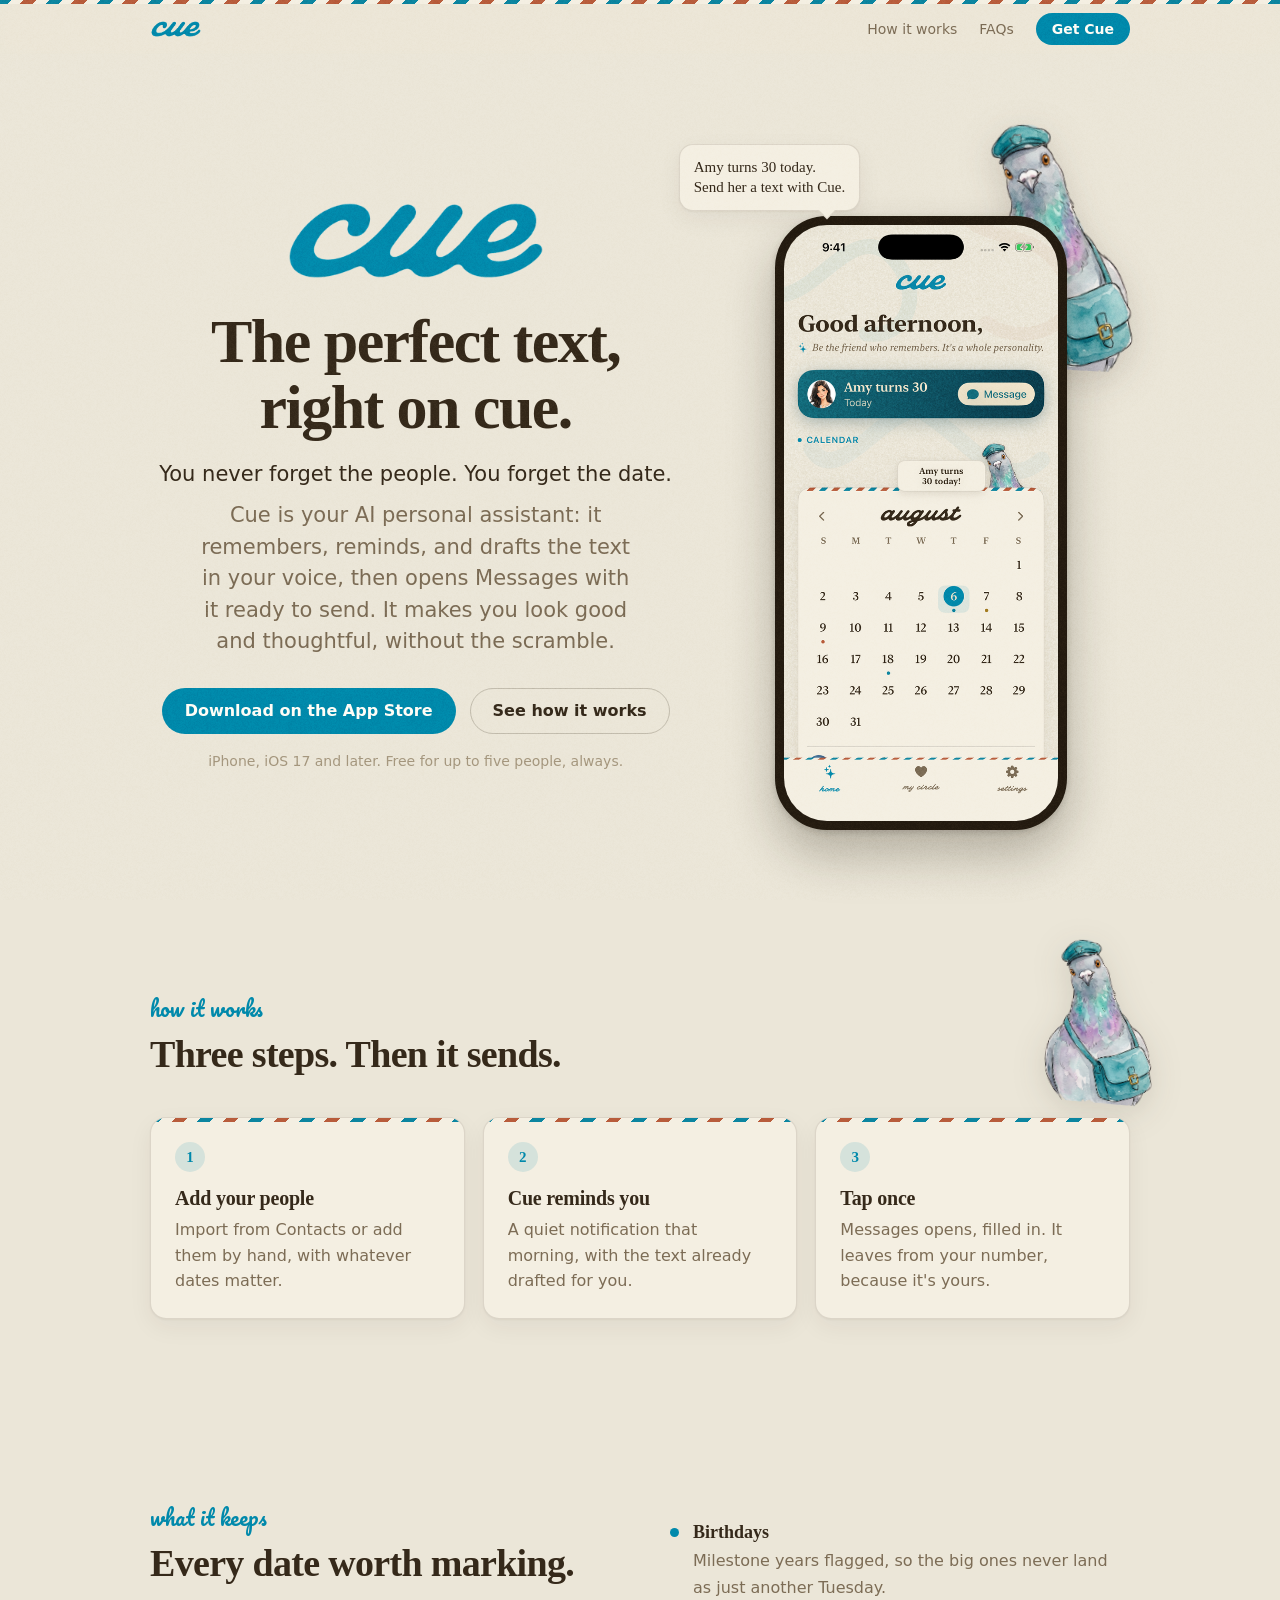
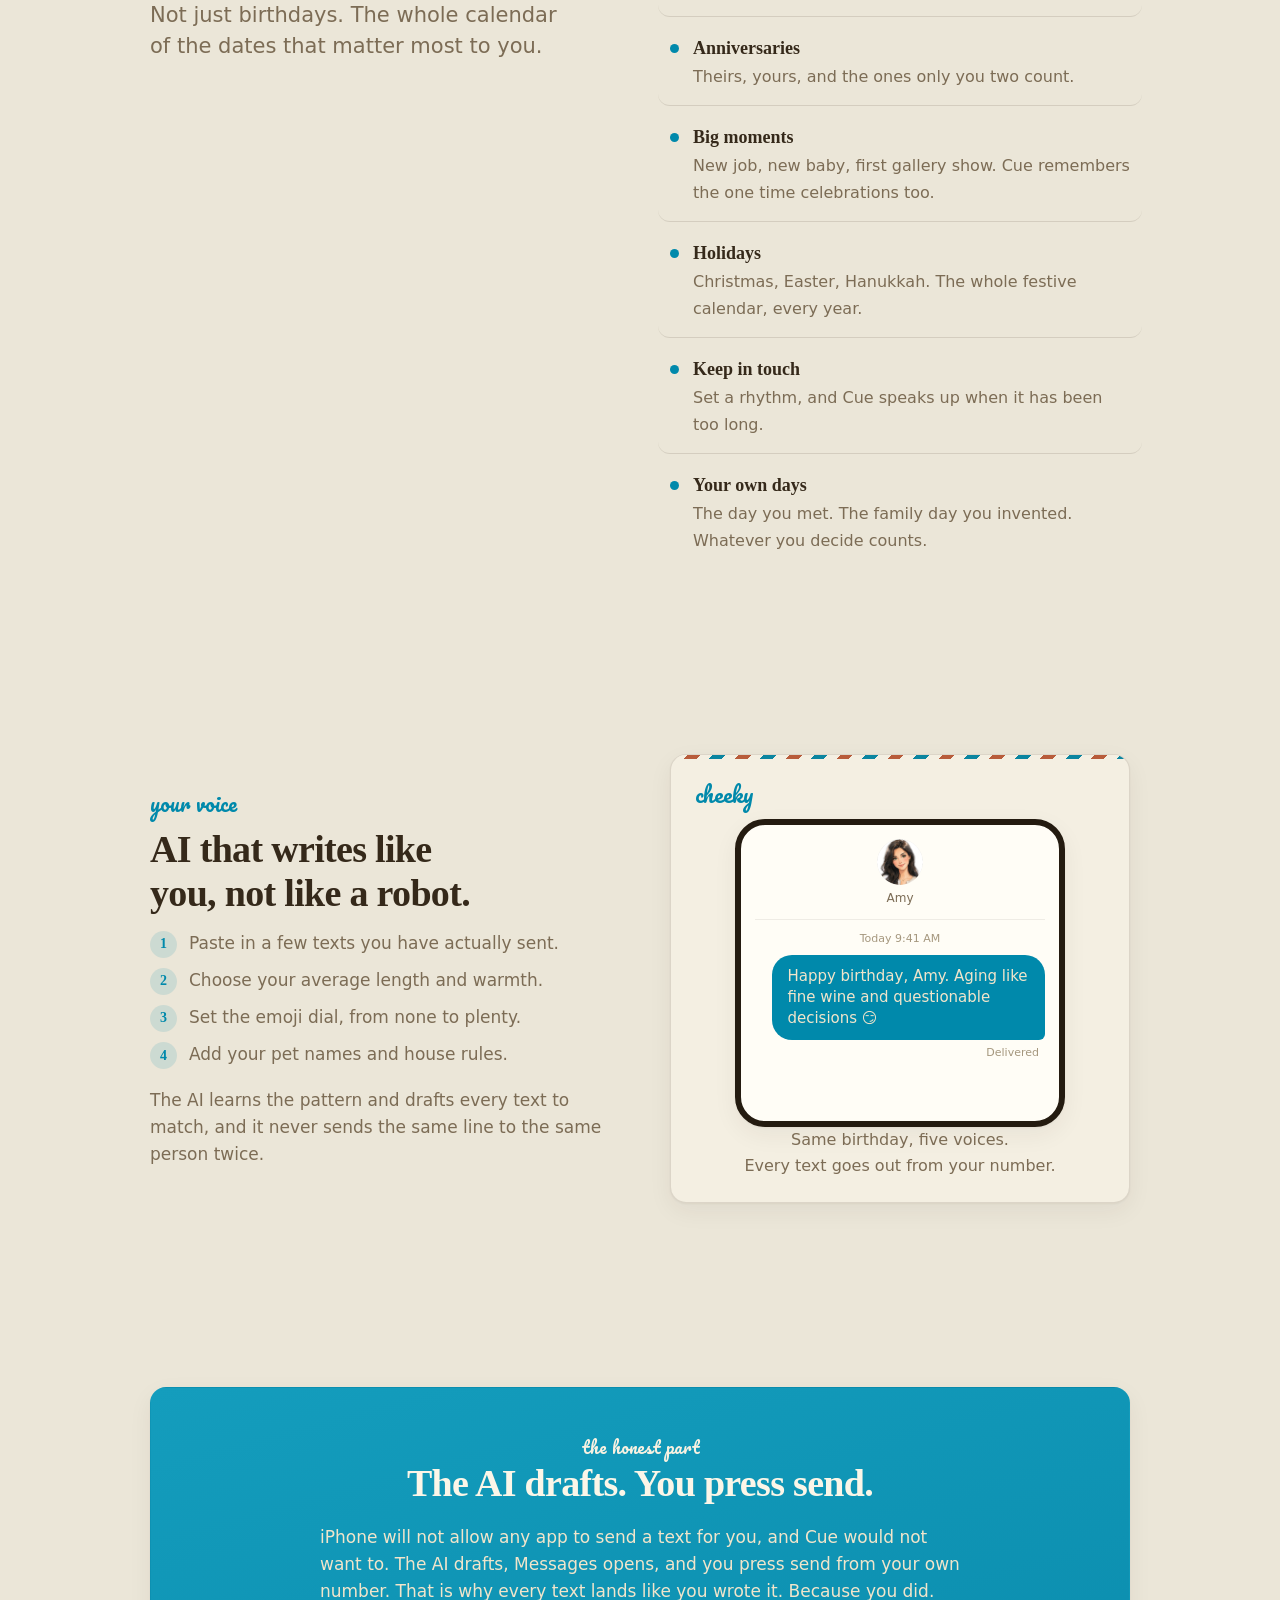
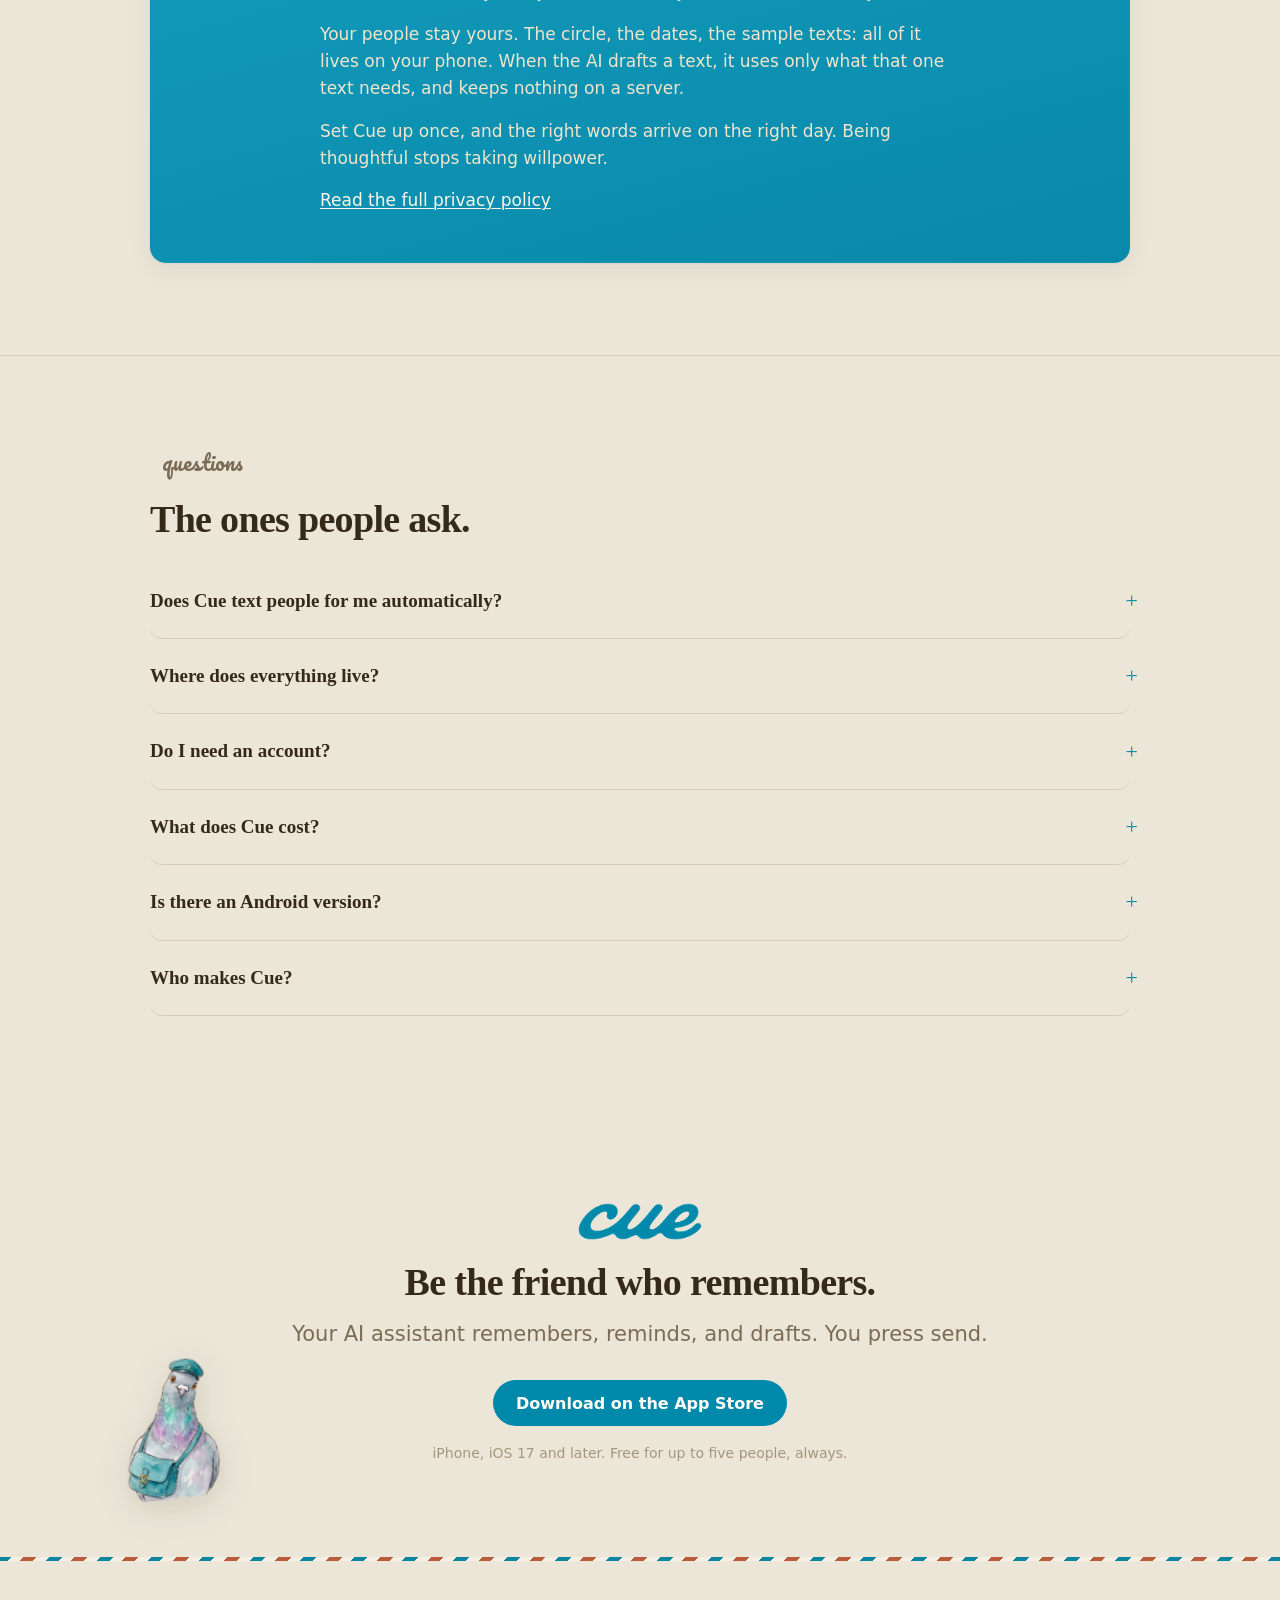
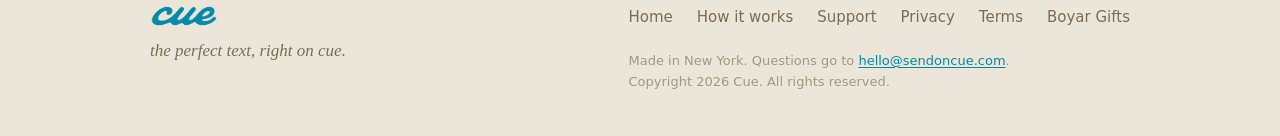
<file: index.html>
<!doctype html>
<html lang="en">
<head>
<meta charset="utf-8">
<meta name="viewport" content="width=device-width, initial-scale=1">
<title>Cue. The perfect text, right on cue.</title>
<meta name="description" content="Cue is your AI personal assistant for the dates that matter. It remembers, reminds, and drafts the text in your voice, ready to send from your own number. iPhone app.">
<link rel="canonical" href="https://sendoncue.com/">
<meta name="theme-color" content="#EBE6D8">
<meta name="apple-mobile-web-app-title" content="Cue">

<meta property="og:type" content="website">
<meta property="og:site_name" content="Cue">
<meta property="og:title" content="Cue. The perfect text, right on cue.">
<meta property="og:description" content="Your AI personal assistant that remembers, reminds, and drafts the text in your voice.">
<meta property="og:url" content="https://sendoncue.com/">
<meta property="og:image" content="https://sendoncue.com/assets/icon.png">
<meta name="twitter:card" content="summary_large_image">
<meta name="twitter:title" content="Cue. The perfect text, right on cue.">
<meta name="twitter:description" content="Your AI personal assistant that remembers, reminds, and drafts the text in your voice.">
<meta name="twitter:image" content="https://sendoncue.com/assets/icon.png">

<link rel="icon" href="/assets/favicon.png" type="image/png">
<link rel="apple-touch-icon" href="/assets/apple-touch-icon.png">
<link rel="stylesheet" href="/assets/styles.css">

<script type="application/ld+json">
{
  "@context": "https://schema.org",
  "@type": "SoftwareApplication",
  "name": "Cue: Send on Cue",
  "applicationCategory": "LifestyleApplication",
  "operatingSystem": "iOS 17.0 or later",
  "url": "https://sendoncue.com/",
  "description": "Cue is your AI personal assistant for the dates that matter. It remembers, reminds, and drafts the text in your voice, ready to send from your own number."
}
</script>
</head>
<body>

<div class="airmail" aria-hidden="true"></div>

<header class="site-head">
  <div class="wrap">
    <a class="brand" href="/">
      <img src="/assets/wordmark.png" alt="Cue">
    </a>
    <nav class="nav">
      <a href="#how" class="hide-sm">How it works</a>
      <a href="#faq" class="hide-sm">FAQs</a>
      <!-- Support lives in the footer only. Scrolls to the closing App Store CTA. -->
      <a class="btn btn-sm" href="#get">Get Cue</a>
    </nav>
  </div>
</header>

<main>

<section class="hero">
  <div class="wrap">
    <div class="hero-copy">
      <img class="hero-mark" src="/assets/wordmark.png" alt="Cue" width="290">
      <h1>The perfect text,<br>right on cue.</h1>
      <p class="lede lede-hook">You never forget the people. You forget the date.</p>
      <p class="lede">
        Cue is your AI personal assistant: it remembers, reminds, and drafts the
        text in your voice, then opens Messages with it ready to send. It makes
        you look good and thoughtful, without the scramble.
      </p>
      <div class="cta-row">
        <!-- LAUNCH SWAP: make this an <a class="btn" href="https://apps.apple.com/app/id<APP_ID>"> -->
        <span class="btn btn-static">Download on the App Store</span>
        <a class="btn btn-ghost" href="#how">See how it works</a>
      </div>
      <p class="cta-sub">iPhone, iOS 17 and later. Free for up to five people, always.</p>
    </div>

    <div class="hero-art">
      <div class="hero-note">Amy turns 30 today.<br>Send her a text with Cue.</div>
      <img class="hero-pigeon" src="/assets/pigeon.png" alt="" aria-hidden="true">
      <div class="phone">
        <img src="/assets/app-home-light.png" width="520" height="1130"
             alt="The Cue home screen: Amy's birthday at the top with her contact photo, and a handwritten august calendar on warm paper">
      </div>
    </div>
  </div>
</section>

<section id="how">
  <div class="wrap">
    <img class="perch perch-right" src="/assets/pigeon.png" alt="" aria-hidden="true">
    <div class="section-head">
      <p class="eyebrow">how it works</p>
      <h2>Three steps. Then it sends.</h2>
    </div>
    <div class="grid grid-3">
      <article class="card card-stamped step">
        <div class="num">1</div>
        <h3>Add your people</h3>
        <p>Import from Contacts or add them by hand, with whatever dates matter.</p>
      </article>
      <article class="card card-stamped step">
        <div class="num">2</div>
        <h3>Cue reminds you</h3>
        <p>A quiet notification that morning, with the text already drafted for you.</p>
      </article>
      <article class="card card-stamped step">
        <div class="num">3</div>
        <h3>Tap once</h3>
        <p>Messages opens, filled in. It leaves from your number, because it's yours.</p>
      </article>
    </div>
  </div>
</section>

<section>
  <div class="wrap split">
    <div>
      <p class="eyebrow">what it keeps</p>
      <h2>Every date worth marking.</h2>
      <p class="lede" style="margin-bottom:0">
        Not just birthdays. The whole calendar of the dates that matter most to you.
      </p>
    </div>
    <ul class="occasions">
      <li>
        <span class="dot"></span>
        <div><strong>Birthdays</strong><br>
        <span>Milestone years flagged, so the big ones never land as just another Tuesday.</span></div>
      </li>
      <li>
        <span class="dot"></span>
        <div><strong>Anniversaries</strong><br>
        <span>Theirs, yours, and the ones only you two count.</span></div>
      </li>
      <li>
        <span class="dot"></span>
        <div><strong>Big moments</strong><br>
        <span>New job, new baby, first gallery show. Cue remembers the one time celebrations too.</span></div>
      </li>
      <li>
        <span class="dot"></span>
        <div><strong>Holidays</strong><br>
        <span>Christmas, Easter, Hanukkah. The whole festive calendar, every year.</span></div>
      </li>
      <li>
        <span class="dot"></span>
        <div><strong>Keep in touch</strong><br>
        <span>Set a rhythm, and Cue speaks up when it has been too long.</span></div>
      </li>
      <li>
        <span class="dot"></span>
        <div><strong>Your own days</strong><br>
        <span>The day you met. The family day you invented. Whatever you decide counts.</span></div>
      </li>
    </ul>
  </div>
</section>

<section>
  <div class="wrap split split-center">
    <div>
      <p class="eyebrow">your voice</p>
      <h2>AI that writes like you, not like a robot.</h2>
      <ol class="voice-steps">
        <li><span class="num">1</span>Paste in a few texts you have actually sent.</li>
        <li><span class="num">2</span>Choose your average length and warmth.</li>
        <li><span class="num">3</span>Set the emoji dial, from none to plenty.</li>
        <li><span class="num">4</span>Add your pet names and house rules.</li>
      </ol>
      <p style="color:var(--ink-2);margin-bottom:0">
        The AI learns the pattern and drafts every text to match, and it never
        sends the same line to the same person twice.
      </p>
    </div>
    <div class="card card-stamped voice-card">
      <p class="voice-label" id="voiceTone">cheeky</p>
      <div class="mini-phone">
        <div class="mini-head">
          <img class="mini-avatar" src="/assets/amy.png" alt="" aria-hidden="true">
          <span class="mini-name">Amy</span>
        </div>
        <div class="mini-stamp">Today 9:41 AM</div>
        <div class="mini-thread">
          <div class="bubble you" id="voiceLine">Happy birthday, Amy. Aging like fine wine and questionable decisions 😏</div>
          <div class="mini-delivered">Delivered</div>
        </div>
      </div>
      <p class="thread-cap">Same birthday, five voices.<br>Every text goes out from your number.</p>
    </div>
  </div>
</section>

<section>
  <div class="wrap">
    <div class="card card-callout" style="padding:clamp(28px,4vw,48px)">
      <div class="callout-head">
        <p class="eyebrow">the honest part</p>
        <h2>The AI drafts. You press send.</h2>
      </div>
      <div class="callout-body">
          <p>
            iPhone will not allow any app to send a text for you, and Cue would not
            want to. The AI drafts, Messages opens, and you press send from your own
            number. That is why every text lands like you wrote it. Because you did.
          </p>
          <p>
            Your people stay yours. The circle, the dates, the sample texts: all of
            it lives on your phone. When the AI drafts a text, it uses only what
            that one text needs, and keeps nothing on a server.
          </p>
          <p>
            Set Cue up once, and the right words arrive on the right day. Being
            thoughtful stops taking willpower.
          </p>
          <p style="margin-bottom:0"><a href="/privacy.html">Read the full privacy policy</a></p>
      </div>
    </div>
  </div>
</section>

<section id="faq" class="faq">
  <div class="wrap">
    <p class="eyebrow">questions</p>
    <h2 style="margin-bottom:22px">The ones people ask.</h2>

    <details>
      <summary>Does Cue text people for me automatically?</summary>
      <p>
        No, and it cannot. iOS does not allow any app to send a message without
        you. The AI drafts the text and opens Messages with it loaded. You press send.
      </p>
    </details>

        <details>
      <summary>Where does everything live?</summary>
      <p>
        On your iPhone. Your circle, their dates, your notes and the texts you
        paste in are all saved on your phone. Cue asks for Contacts only when you
        choose to import, and keeps only who you pick. The
        <a href="/privacy.html">privacy policy</a> has the full detail.
      </p>
    </details>

    <details>
      <summary>Do I need an account?</summary>
      <p>
        Yes, a light one: your email and a phone number. We email you a code to
        sign in; there is no password. Your people still live on your phone, not
        on the account.
      </p>
    </details>

    <details>
      <summary>What does Cue cost?</summary>
      <p>
        Cue is free to try for two weeks, the whole thing. After the trial, you can
        explore a few options to keep Cue working for you: monthly, yearly, or the
        free circle of up to five people. Billing runs through your Apple Account,
        and nothing you have added is ever deleted.
      </p>
    </details>

    <details>
      <summary>Is there an Android version?</summary>
      <p>
        Not yet. Cue leans on iOS notifications and the native Messages composer, so
        iPhone came first.
      </p>
    </details>

    <details>
      <summary>Who makes Cue?</summary>
      <p>
        The people behind <a href="https://boyargifts.com" rel="noopener">Boyar Gifts</a>,
        a small New York shop for people who take being thoughtful seriously and
        themselves much less so.
      </p>
    </details>
  </div>
</section>

<section id="get">
  <div class="wrap" style="text-align:center;position:relative;z-index:1">
    <img class="perch perch-left" src="/assets/pigeon.png" alt="" aria-hidden="true">
    <img src="/assets/wordmark.png" alt="Cue" width="130" style="width:130px;margin:0 auto 18px">
    <h2>Be the friend who remembers.</h2>
    <p class="lede" style="margin-left:auto;margin-right:auto">
      Your AI assistant remembers, reminds, and drafts. You press send.
    </p>
    <div class="cta-row" style="justify-content:center">
      <!-- LAUNCH SWAP: make this an <a class="btn" href="https://apps.apple.com/app/id<APP_ID>"> -->
      <span class="btn btn-static">Download on the App Store</span>
    </div>
    <p class="cta-sub">iPhone, iOS 17 and later. Free for up to five people, always.</p>
  </div>
</section>

</main>

<div class="airmail" aria-hidden="true"></div>

<footer class="site-foot">
  <div class="wrap inner">
    <div>
      <img class="mark" src="/assets/wordmark.png" alt="Cue">
      <p class="script" style="margin:0">the perfect text, right on cue.</p>
    </div>
    <div>
      <div class="foot-links">
        <a href="/">Home</a>
        <a href="#how">How it works</a>
        <a href="/support.html">Support</a>
        <a href="/privacy.html">Privacy</a>
        <a href="/terms.html">Terms</a>
        <a href="https://boyargifts.com" rel="noopener">Boyar Gifts</a>
      </div>
      <p class="fine">
        Made in New York. Questions go to
        <a href="mailto:hello@sendoncue.com">hello@sendoncue.com</a>.<br>
        Copyright 2026 Cue. All rights reserved.
      </p>
    </div>
  </div>
</footer>


<script>
// Both little animations run off the rendering clock rather than timers: they
// advance only while their element is actually on screen and being drawn, they
// pause on hover, and they sit out under prefers-reduced-motion.
(function () {
  if (window.matchMedia('(prefers-reduced-motion: reduce)').matches) return;

  function onScreen(el) {
    var r = el.getBoundingClientRect();
    return r.bottom > 60 && r.top < innerHeight - 60 && r.width > 0;
  }

  // The occasions list lights one row at a time.
  var list = document.querySelector('.occasions');
  var items = list ? [].slice.call(list.children) : [];
  var li = -1, lLast = 0, lHover = false;
  if (list) {
    list.addEventListener('pointerenter', function () {
      lHover = true; lLast = 0;
      items.forEach(function (el) { el.classList.remove('is-lit'); });
    });
    list.addEventListener('pointerleave', function () { lHover = false; });
  }

  // The voice demo crossfades through five real Cue drafts of one birthday.
  var VOICES = [
    ['cheeky', "Happy birthday, Amy. Aging like fine wine and questionable decisions \ud83d\ude0f"],
    ['sweet', "HAPPY BIRTHDAY AMY \ud83c\udf82\ud83d\udc95 so glad the world got you. celebrating you all day, starting now"],
    ['funny', "you're not old, you're a classic. happy bday :)"],
    ['classy', "Wishing you a wonderful birthday, Amy. May the year ahead be kind, bright, and full of good company."],
    ['heartfelt', "Happy birthday, Amy. Grateful for you every day, but especially today \u2764\ufe0f"]
  ];
  var tone = document.getElementById('voiceTone');
  var line = document.getElementById('voiceLine');
  var vcard = line ? line.closest('.card') : null;
  var vi = 0, vLast = 0, vHover = false;
  if (vcard) {
    vcard.addEventListener('pointerenter', function () { vHover = true; });
    vcard.addEventListener('pointerleave', function () { vHover = false; });
  }

  function frame(ts) {
    if (items.length && !lHover && onScreen(list)) {
      if (!lLast) lLast = ts;
      if (ts - lLast >= 2000) {
        lLast = ts;
        items.forEach(function (el) { el.classList.remove('is-lit'); });
        li = (li + 1) % items.length;
        items[li].classList.add('is-lit');
      }
    } else if (items.length && !onScreen(list)) {
      lLast = 0;
    }

    if (vcard && !vHover && onScreen(vcard)) {
      if (!vLast) vLast = ts;
      if (ts - vLast >= 3400) {
        vLast = ts;
        vi = (vi + 1) % VOICES.length;
        tone.style.opacity = '0'; line.style.opacity = '0';
        setTimeout(function () {
          tone.textContent = VOICES[vi][0];
          line.textContent = VOICES[vi][1];
          tone.style.opacity = '1'; line.style.opacity = '1';
        }, 240);
      }
    } else if (vcard && !onScreen(vcard)) {
      vLast = 0;
    }

    requestAnimationFrame(frame);
  }
  requestAnimationFrame(frame);
})();
</script>
</body>
</html>
</file>
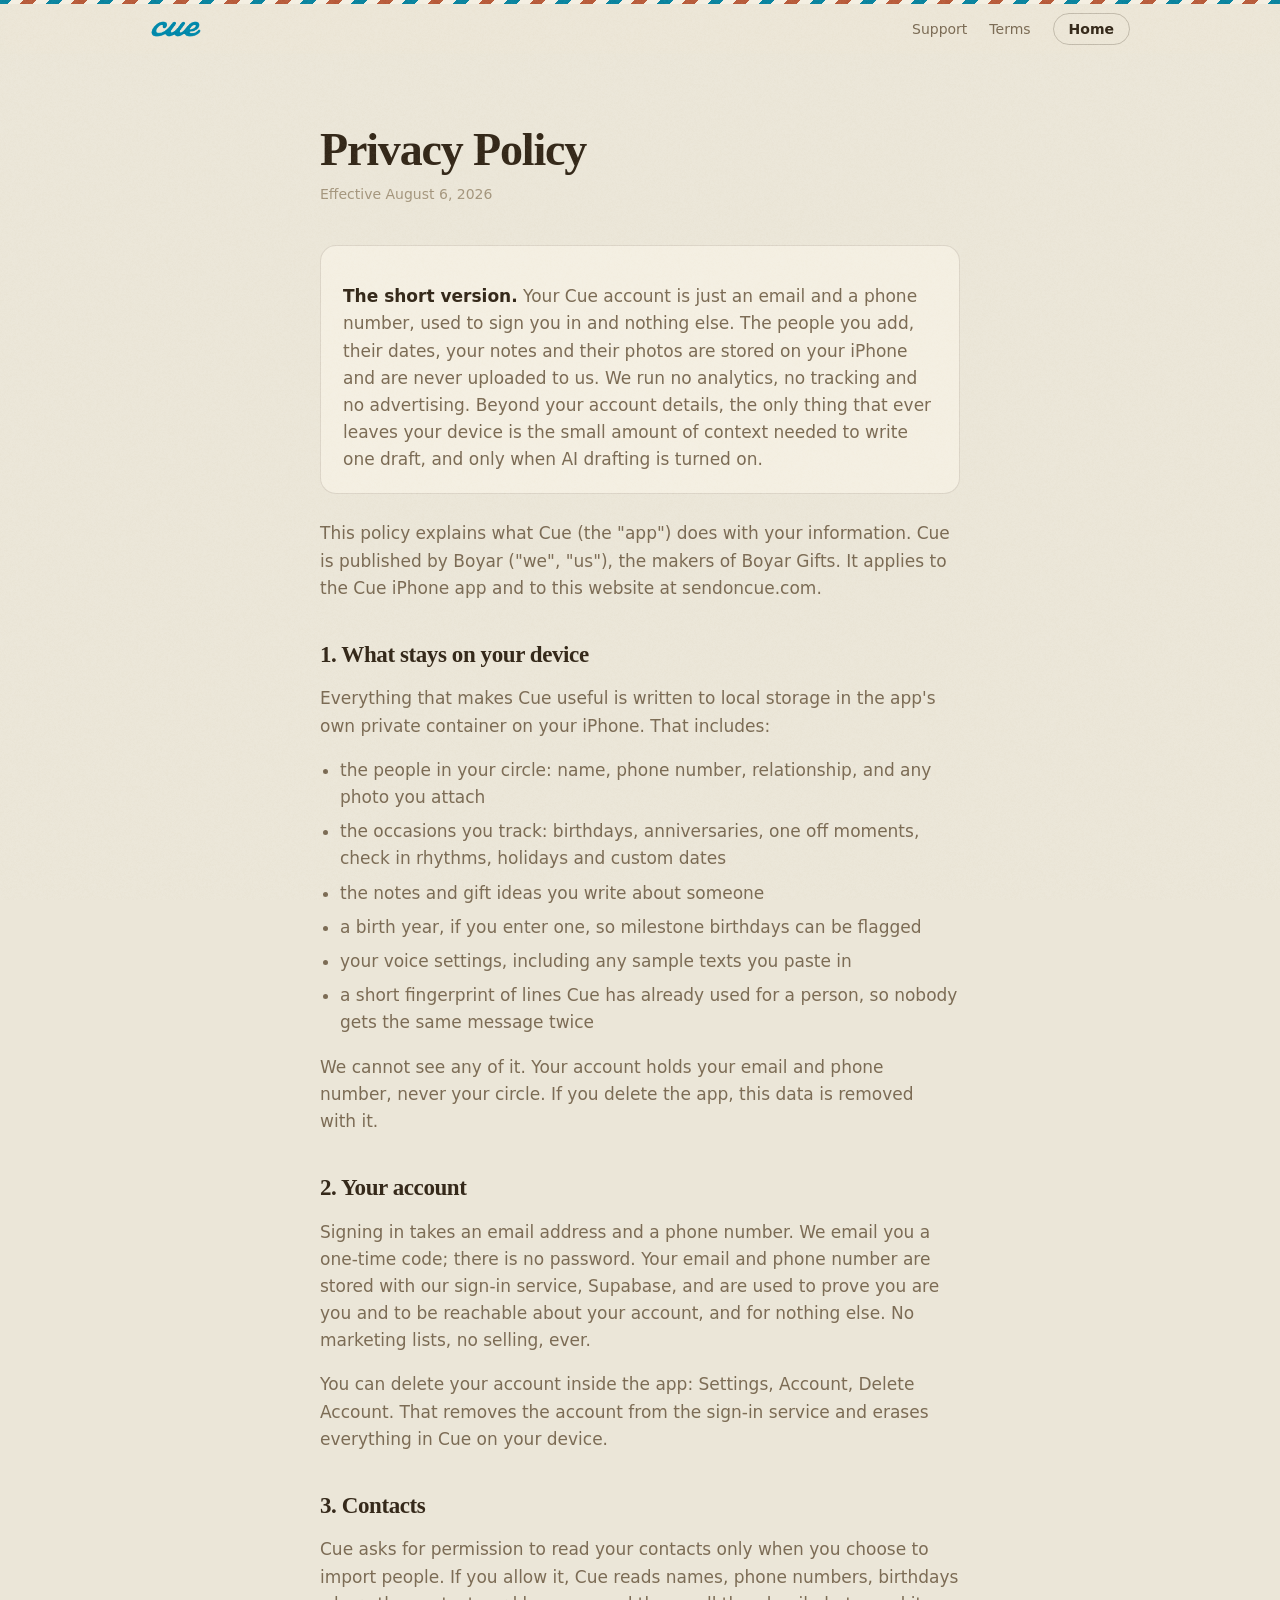
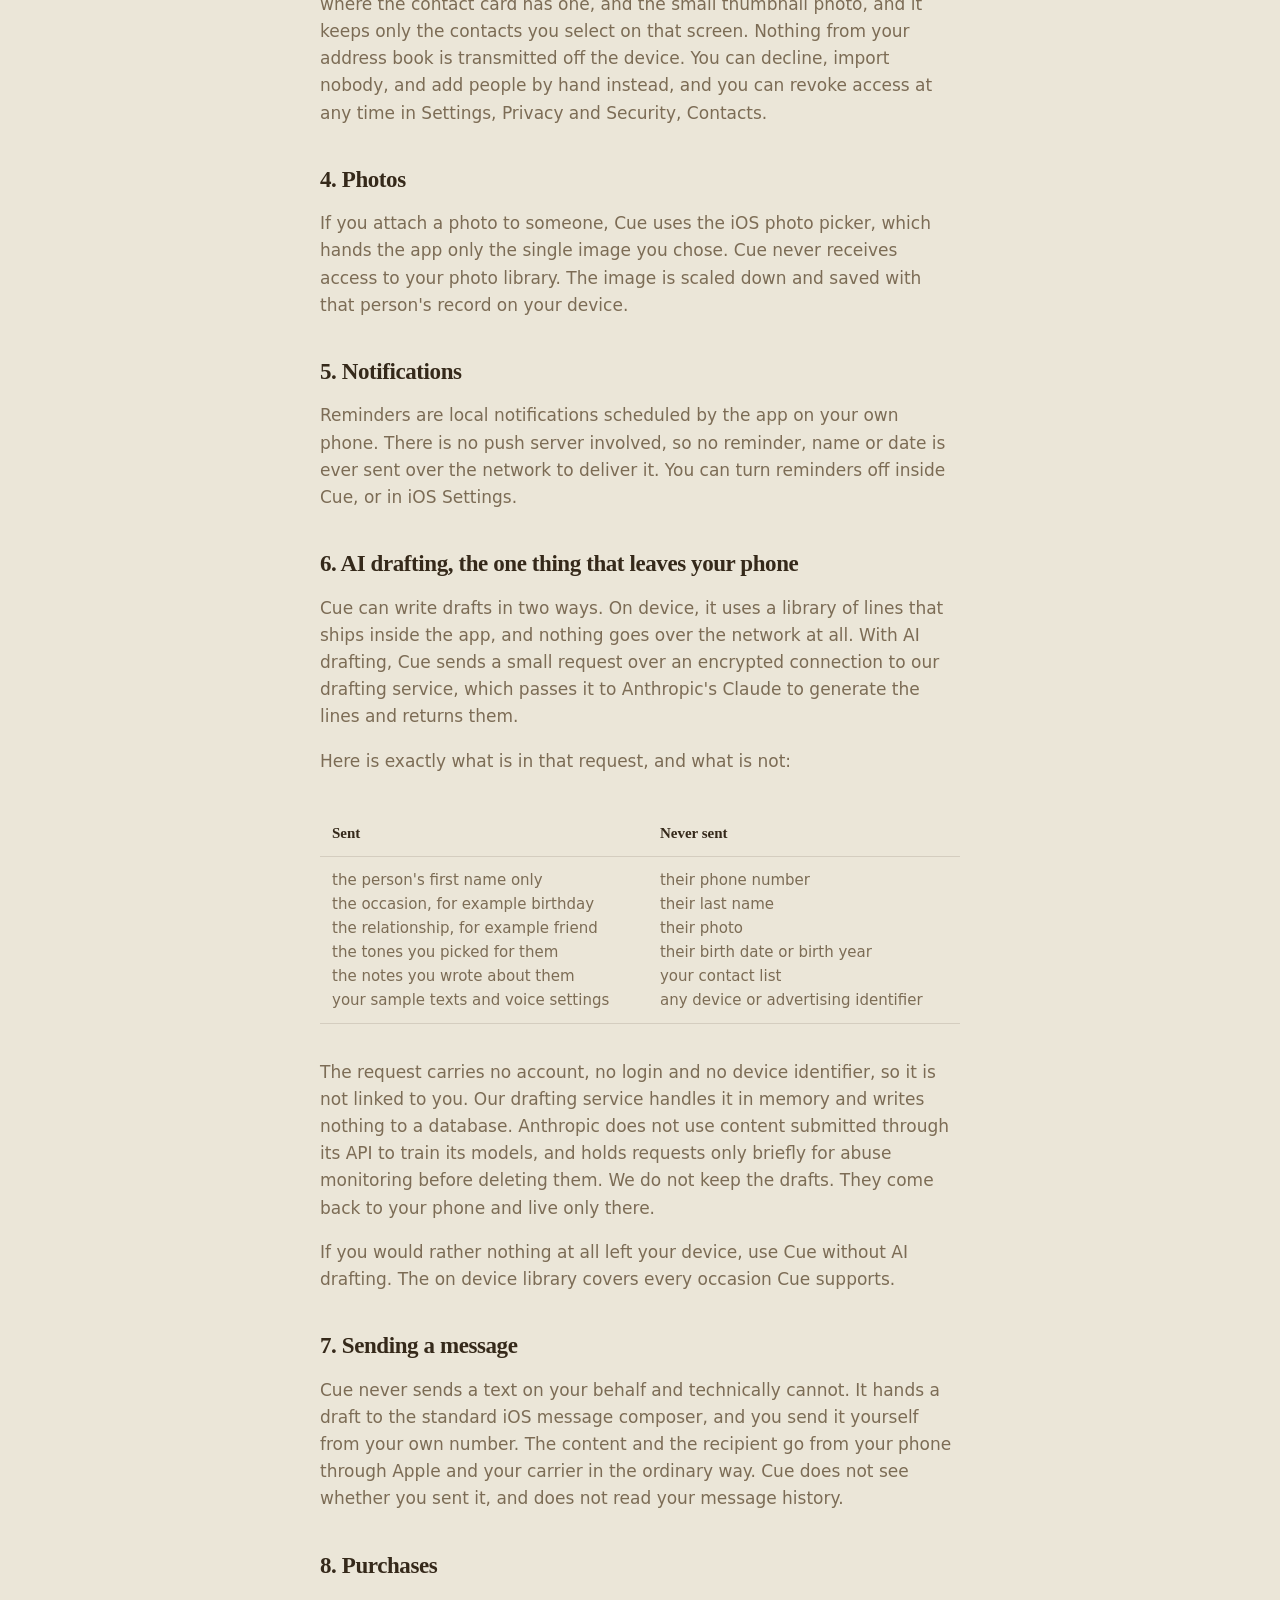
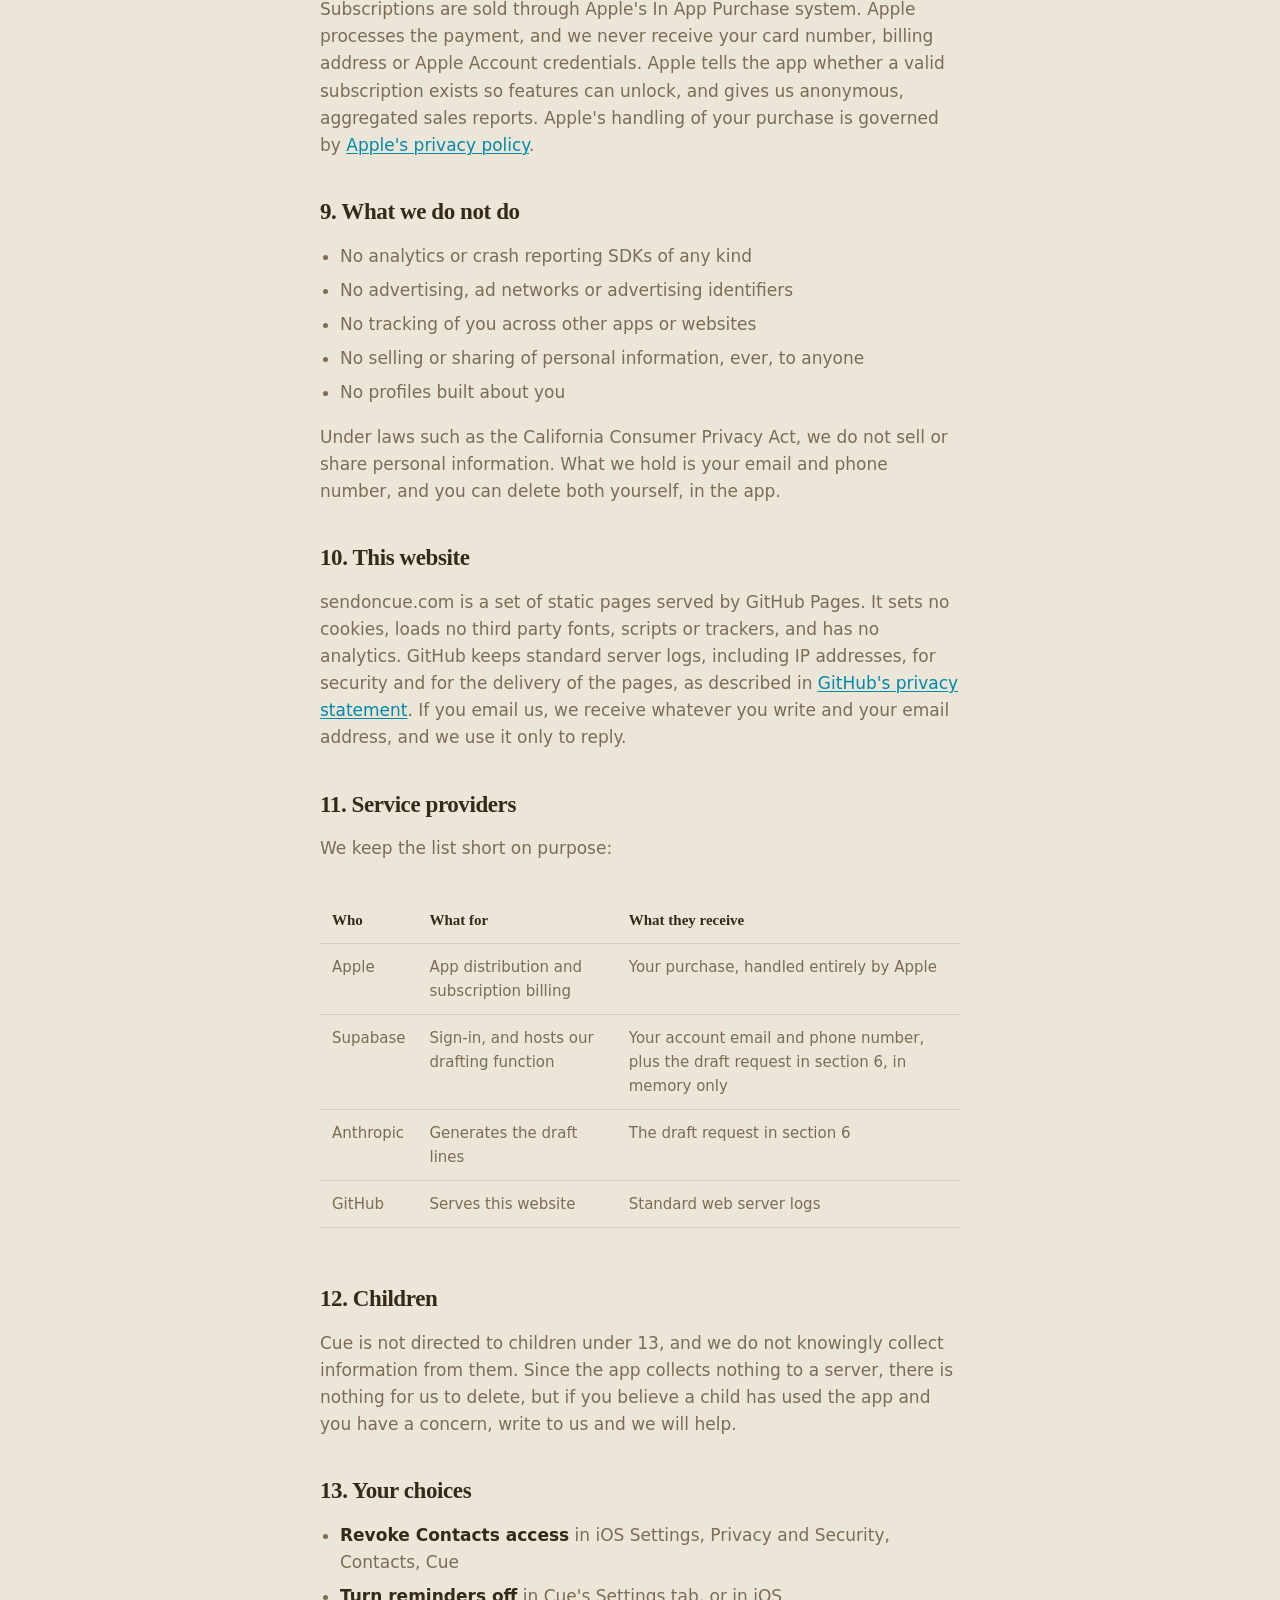
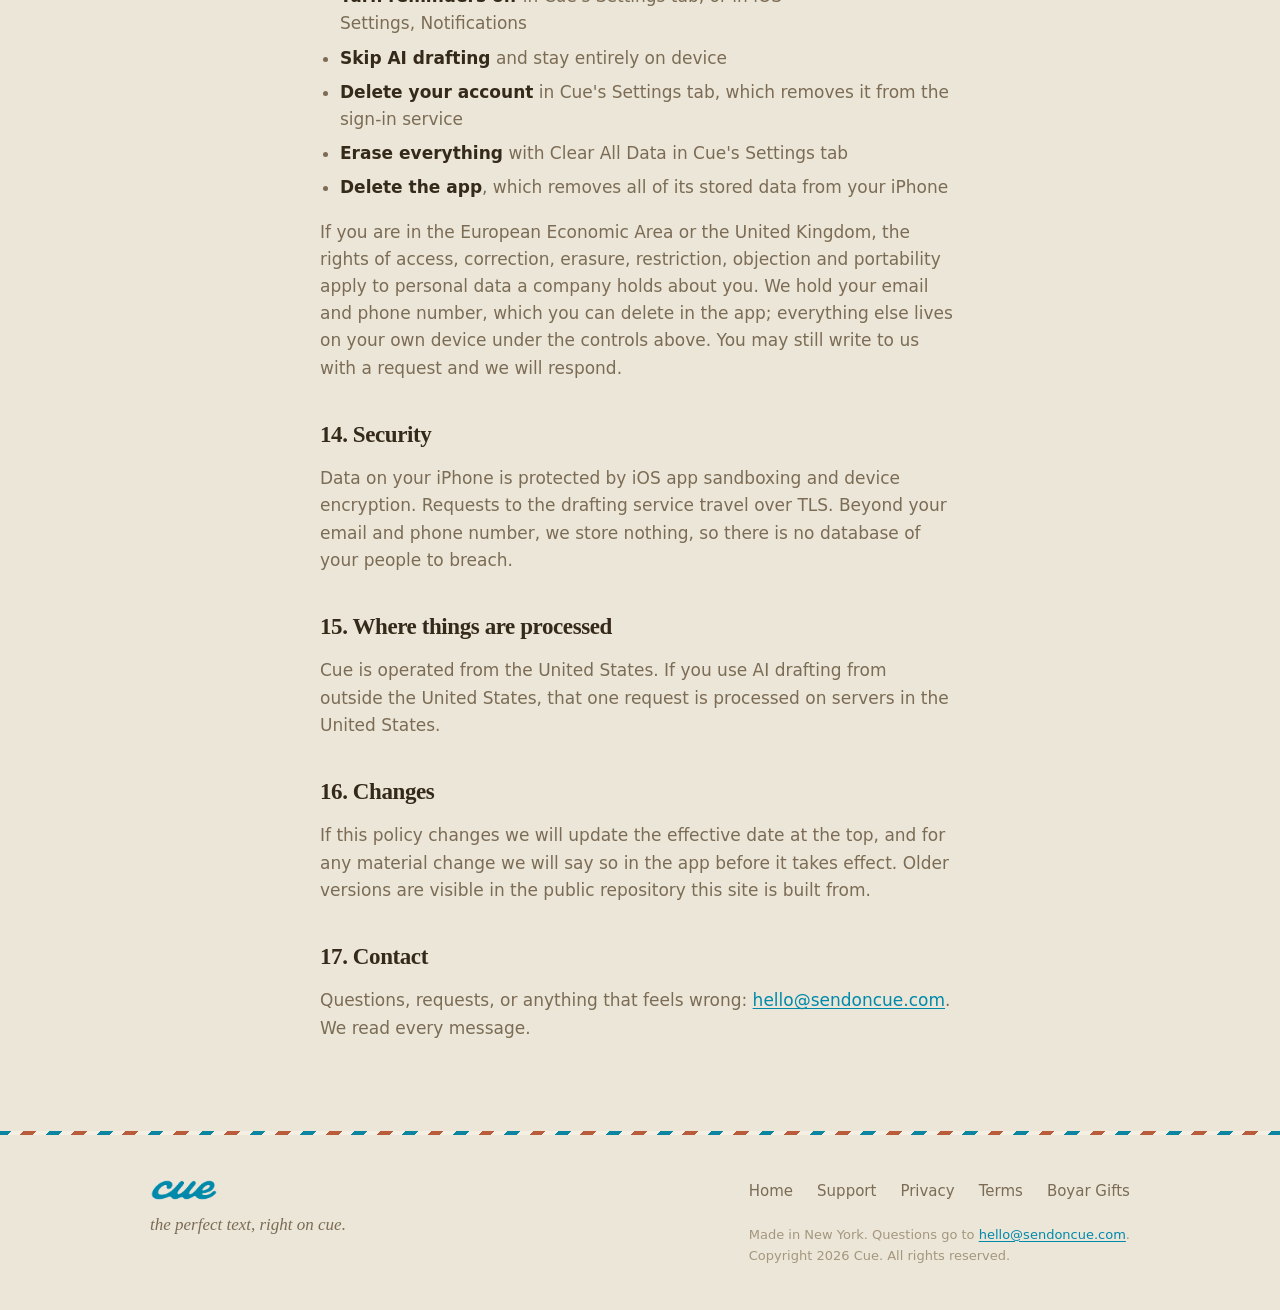
<file: privacy.html>
<!doctype html>
<html lang="en">
<head>
<meta charset="utf-8">
<meta name="viewport" content="width=device-width, initial-scale=1">
<title>Privacy Policy. Cue</title>
<meta name="description" content="How Cue handles your people, your notes and your drafts. Short version: they stay on your phone.">
<link rel="canonical" href="https://sendoncue.com/privacy.html">
<meta name="theme-color" content="#EBE6D8">
<link rel="icon" href="/assets/favicon.png" type="image/png">
<link rel="apple-touch-icon" href="/assets/apple-touch-icon.png">
<link rel="stylesheet" href="/assets/styles.css">
</head>
<body>

<div class="airmail" aria-hidden="true"></div>

<header class="site-head">
  <div class="wrap">
    <a class="brand" href="/"><img src="/assets/wordmark.png" alt="Cue"></a>
    <nav class="nav">
      <a href="/support.html">Support</a>
      <a href="/terms.html">Terms</a>
      <a class="btn btn-sm btn-ghost" href="/">Home</a>
    </nav>
  </div>
</header>

<main class="wrap prose">

<h1>Privacy Policy</h1>
<p class="updated">Effective August 6, 2026</p>

<div class="callout">
  <p><strong>The short version.</strong> Your Cue account is just an email and a
  phone number, used to sign you in and nothing else. The people you add, their
  dates, your notes and their photos are stored on your iPhone and are never
  uploaded to us. We run no analytics, no tracking and no advertising. Beyond
  your account details, the only thing that ever leaves your device is the small
  amount of context needed to write one draft, and only when AI drafting is
  turned on.</p>
</div>

<p>
  This policy explains what Cue (the "app") does with your information. Cue is
  published by Boyar ("we", "us"), the makers of Boyar Gifts. It applies to the Cue
  iPhone app and to this website at sendoncue.com.
</p>

<h2>1. What stays on your device</h2>

<p>
  Everything that makes Cue useful is written to local storage in the app's own
  private container on your iPhone. That includes:
</p>
<ul>
  <li>the people in your circle: name, phone number, relationship, and any photo you attach</li>
  <li>the occasions you track: birthdays, anniversaries, one off moments, check in rhythms, holidays and custom dates</li>
  <li>the notes and gift ideas you write about someone</li>
  <li>a birth year, if you enter one, so milestone birthdays can be flagged</li>
  <li>your voice settings, including any sample texts you paste in</li>
  <li>a short fingerprint of lines Cue has already used for a person, so nobody gets the same message twice</li>
</ul>
<p>
  We cannot see any of it. Your account holds your email and phone number, never
  your circle. If you delete the app, this data is removed with it.
</p>

<h2>2. Your account</h2>
<p>
  Signing in takes an email address and a phone number. We email you a one-time
  code; there is no password. Your email and phone number are stored with our
  sign-in service, Supabase, and are used to prove you are you and to be reachable
  about your account, and for nothing else. No marketing lists, no selling, ever.
</p>
<p>
  You can delete your account inside the app: Settings, Account, Delete Account.
  That removes the account from the sign-in service and erases everything in Cue
  on your device.
</p>

<h2>3. Contacts</h2>
<p>
  Cue asks for permission to read your contacts only when you choose to import
  people. If you allow it, Cue reads names, phone numbers, birthdays where the
  contact card has one, and the small thumbnail photo, and it keeps only the
  contacts you select on that screen. Nothing from your address book is transmitted
  off the device. You can decline, import nobody, and add people by hand instead,
  and you can revoke access at any time in Settings, Privacy and Security, Contacts.
</p>

<h2>4. Photos</h2>
<p>
  If you attach a photo to someone, Cue uses the iOS photo picker, which hands the
  app only the single image you chose. Cue never receives access to your photo
  library. The image is scaled down and saved with that person's record on your
  device.
</p>

<h2>5. Notifications</h2>
<p>
  Reminders are local notifications scheduled by the app on your own phone. There is
  no push server involved, so no reminder, name or date is ever sent over the
  network to deliver it. You can turn reminders off inside Cue, or in iOS Settings.
</p>

<h2>6. AI drafting, the one thing that leaves your phone</h2>
<p>
  Cue can write drafts in two ways. On device, it uses a library of lines that ships
  inside the app, and nothing goes over the network at all. With AI drafting, Cue
  sends a small request over an encrypted connection to our drafting service, which
  passes it to Anthropic's Claude to generate the lines and returns them.
</p>

<p>Here is exactly what is in that request, and what is not:</p>

<div class="table-scroll">
<table>
  <tr><th>Sent</th><th>Never sent</th></tr>
  <tr>
    <td>
      the person's first name only<br>
      the occasion, for example birthday<br>
      the relationship, for example friend<br>
      the tones you picked for them<br>
      the notes you wrote about them<br>
      your sample texts and voice settings
    </td>
    <td>
      their phone number<br>
      their last name<br>
      their photo<br>
      their birth date or birth year<br>
      your contact list<br>
      any device or advertising identifier
    </td>
  </tr>
</table>
</div>

<p>
  The request carries no account, no login and no device identifier, so it is not
  linked to you. Our drafting service handles it in memory and writes nothing to a
  database. Anthropic does not use content submitted through its API to train its
  models, and holds requests only briefly for abuse monitoring before deleting them.
  We do not keep the drafts. They come back to your phone and live only there.
</p>
<p>
  If you would rather nothing at all left your device, use Cue without AI drafting.
  The on device library covers every occasion Cue supports.
</p>

<h2>7. Sending a message</h2>
<p>
  Cue never sends a text on your behalf and technically cannot. It hands a draft to
  the standard iOS message composer, and you send it yourself from your own number.
  The content and the recipient go from your phone through Apple and your carrier in
  the ordinary way. Cue does not see whether you sent it, and does not read your
  message history.
</p>

<h2>8. Purchases</h2>
<p>
  Subscriptions are sold through Apple's In App Purchase system. Apple processes the
  payment, and we never receive your card number, billing address or Apple Account
  credentials. Apple tells the app whether a valid subscription exists so features
  can unlock, and gives us anonymous, aggregated sales reports. Apple's handling of
  your purchase is governed by
  <a href="https://www.apple.com/legal/privacy/" rel="noopener">Apple's privacy policy</a>.
</p>

<h2>9. What we do not do</h2>
<ul>
  <li>No analytics or crash reporting SDKs of any kind</li>
  <li>No advertising, ad networks or advertising identifiers</li>
  <li>No tracking of you across other apps or websites</li>
  <li>No selling or sharing of personal information, ever, to anyone</li>
  <li>No profiles built about you</li>
</ul>
<p>
  Under laws such as the California Consumer Privacy Act, we do not sell or share
  personal information. What we hold is your email and phone number, and you can
  delete both yourself, in the app.
</p>

<h2>10. This website</h2>
<p>
  sendoncue.com is a set of static pages served by GitHub Pages. It sets no cookies,
  loads no third party fonts, scripts or trackers, and has no analytics. GitHub keeps
  standard server logs, including IP addresses, for security and for the delivery of
  the pages, as described in
  <a href="https://docs.github.com/site-policy/privacy-policies/github-privacy-statement" rel="noopener">GitHub's privacy statement</a>.
  If you email us, we receive whatever you write and your email address, and we use
  it only to reply.
</p>

<h2>11. Service providers</h2>
<p>We keep the list short on purpose:</p>
<div class="table-scroll">
<table>
  <tr><th>Who</th><th>What for</th><th>What they receive</th></tr>
  <tr>
    <td>Apple</td>
    <td>App distribution and subscription billing</td>
    <td>Your purchase, handled entirely by Apple</td>
  </tr>
  <tr>
    <td>Supabase</td>
    <td>Sign-in, and hosts our drafting function</td>
    <td>Your account email and phone number, plus the draft request in section 6, in memory only</td>
  </tr>
  <tr>
    <td>Anthropic</td>
    <td>Generates the draft lines</td>
    <td>The draft request in section 6</td>
  </tr>
  <tr>
    <td>GitHub</td>
    <td>Serves this website</td>
    <td>Standard web server logs</td>
  </tr>
</table>
</div>

<h2>12. Children</h2>
<p>
  Cue is not directed to children under 13, and we do not knowingly collect
  information from them. Since the app collects nothing to a server, there is
  nothing for us to delete, but if you believe a child has used the app and you have
  a concern, write to us and we will help.
</p>

<h2>13. Your choices</h2>
<ul>
  <li><strong>Revoke Contacts access</strong> in iOS Settings, Privacy and Security, Contacts, Cue</li>
  <li><strong>Turn reminders off</strong> in Cue's Settings tab, or in iOS Settings, Notifications</li>
  <li><strong>Skip AI drafting</strong> and stay entirely on device</li>
  <li><strong>Delete your account</strong> in Cue's Settings tab, which removes it from the sign-in service</li>
  <li><strong>Erase everything</strong> with Clear All Data in Cue's Settings tab</li>
  <li><strong>Delete the app</strong>, which removes all of its stored data from your iPhone</li>
</ul>
<p>
  If you are in the European Economic Area or the United Kingdom, the rights of
  access, correction, erasure, restriction, objection and portability apply to
  personal data a company holds about you. We hold your email and phone number,
  which you can delete in the app; everything else lives on your own device under
  the controls above. You may still write to us with
  a request and we will respond.
</p>

<h2>14. Security</h2>
<p>
  Data on your iPhone is protected by iOS app sandboxing and device encryption.
  Requests to the drafting service travel over TLS. Beyond your email and phone
  number, we store nothing, so there is no database of your people to breach.
</p>

<h2>15. Where things are processed</h2>
<p>
  Cue is operated from the United States. If you use AI drafting from outside the
  United States, that one request is processed on servers in the United States.
</p>

<h2>16. Changes</h2>
<p>
  If this policy changes we will update the effective date at the top, and for any
  material change we will say so in the app before it takes effect. Older versions
  are visible in the public repository this site is built from.
</p>

<h2>17. Contact</h2>
<p>
  Questions, requests, or anything that feels wrong:
  <a href="mailto:hello@sendoncue.com">hello@sendoncue.com</a>. We read every message.
</p>

</main>

<div class="airmail" aria-hidden="true"></div>

<footer class="site-foot">
  <div class="wrap inner">
    <div>
      <img class="mark" src="/assets/wordmark.png" alt="Cue">
      <p class="script" style="margin:0">the perfect text, right on cue.</p>
    </div>
    <div>
      <div class="foot-links">
        <a href="/">Home</a>
        <a href="/support.html">Support</a>
        <a href="/privacy.html">Privacy</a>
        <a href="/terms.html">Terms</a>
        <a href="https://boyargifts.com" rel="noopener">Boyar Gifts</a>
      </div>
      <p class="fine">
        Made in New York. Questions go to
        <a href="mailto:hello@sendoncue.com">hello@sendoncue.com</a>.<br>
        Copyright 2026 Cue. All rights reserved.
      </p>
    </div>
  </div>
</footer>

</body>
</html>
</file>
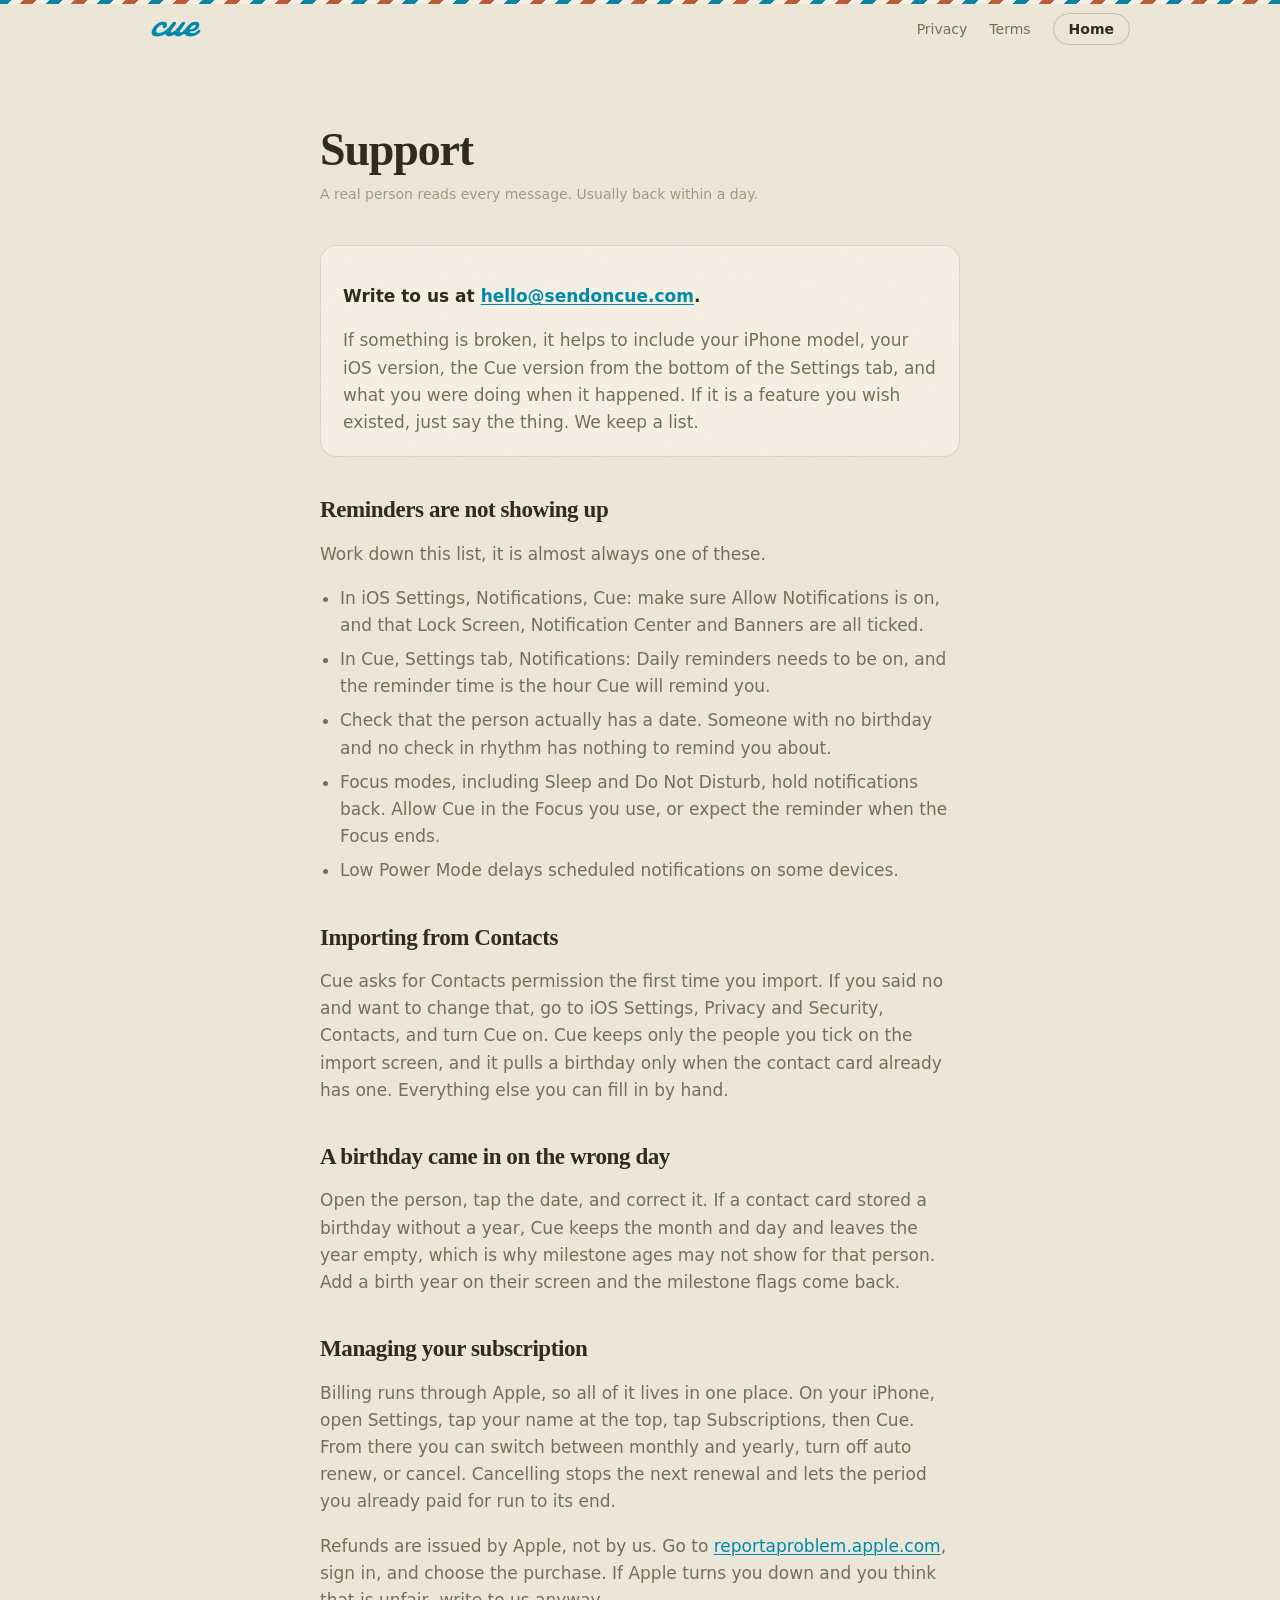
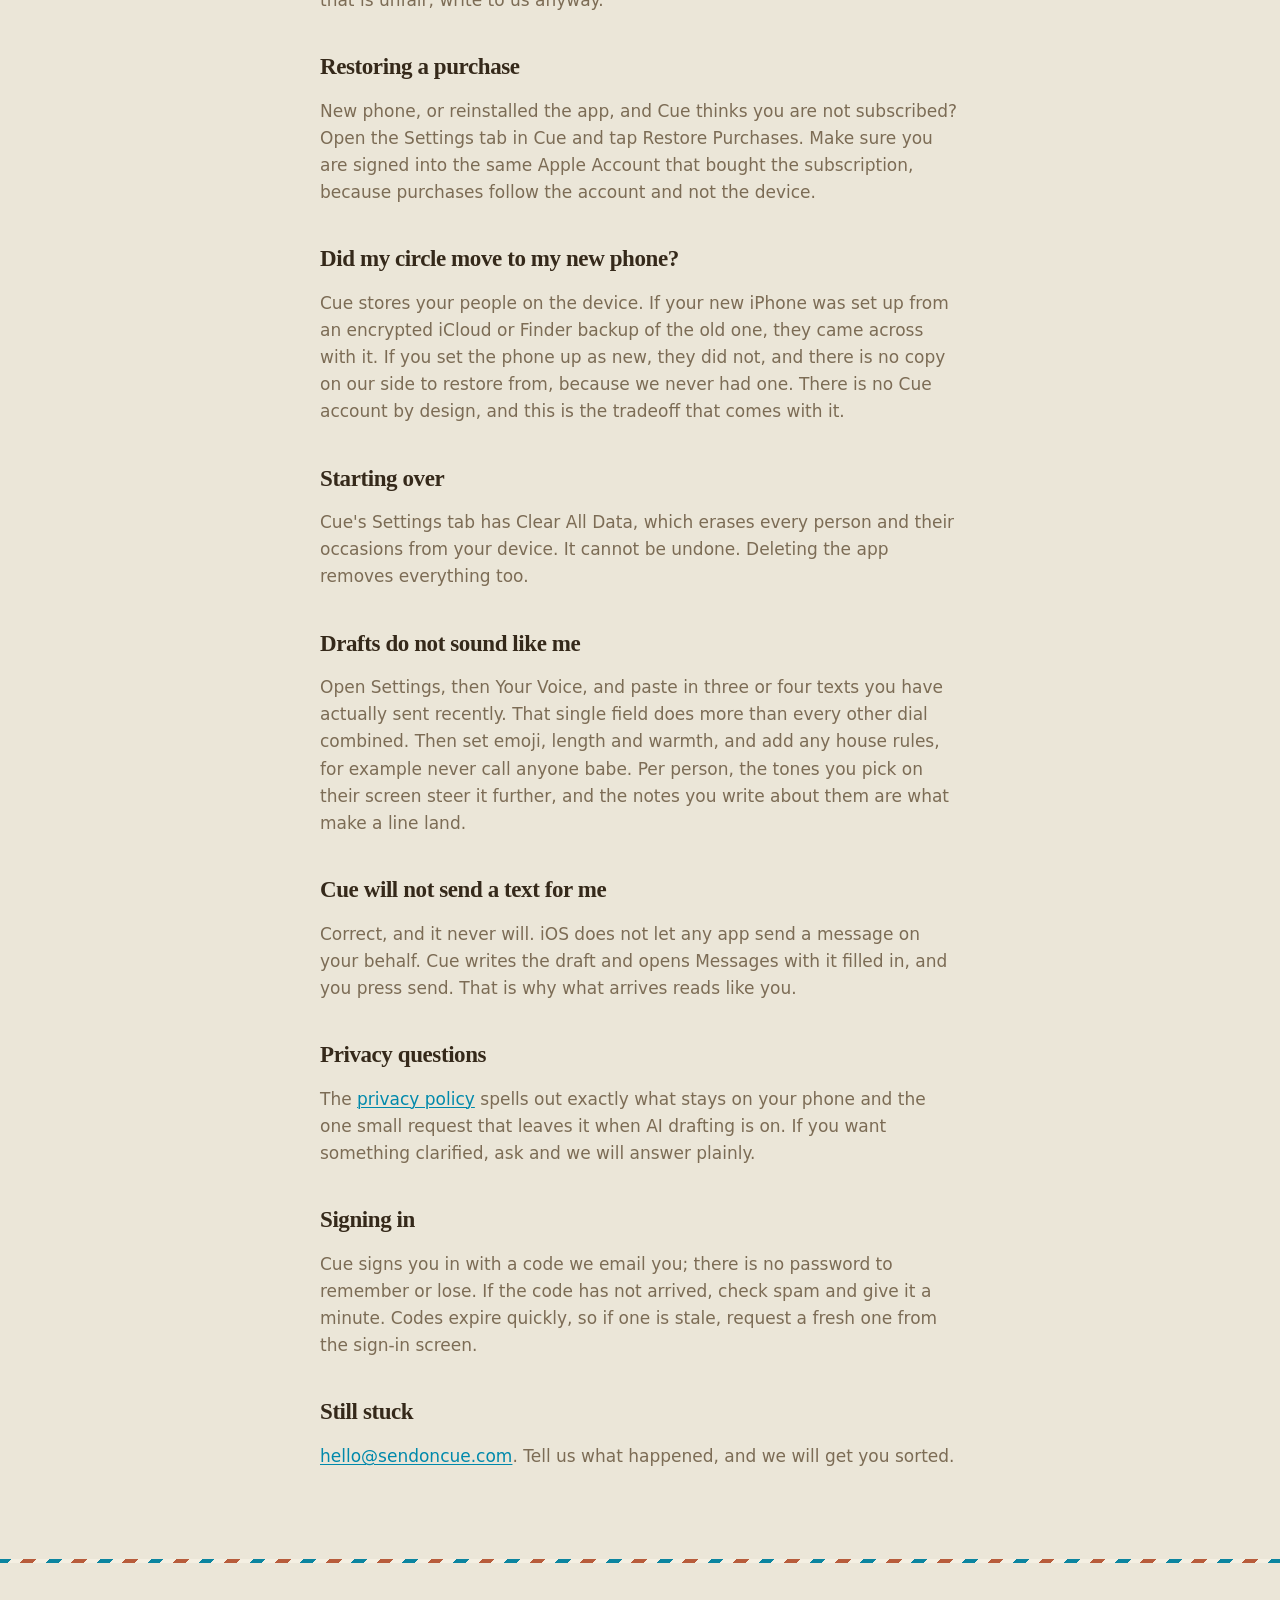
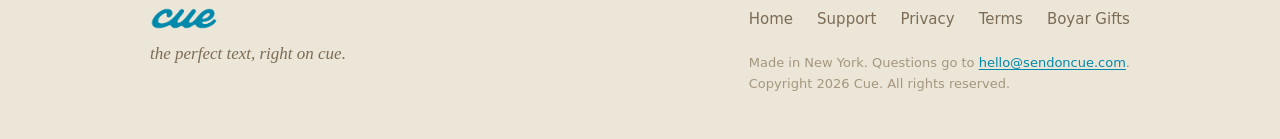
<file: support.html>
<!doctype html>
<html lang="en">
<head>
<meta charset="utf-8">
<meta name="viewport" content="width=device-width, initial-scale=1">
<title>Support. Cue</title>
<meta name="description" content="Help with Cue: reminders, importing contacts, subscriptions, restoring a purchase, and how to reach a person.">
<link rel="canonical" href="https://sendoncue.com/support.html">
<meta name="theme-color" content="#EBE6D8">
<link rel="icon" href="/assets/favicon.png" type="image/png">
<link rel="apple-touch-icon" href="/assets/apple-touch-icon.png">
<link rel="stylesheet" href="/assets/styles.css">
</head>
<body>

<div class="airmail" aria-hidden="true"></div>

<header class="site-head">
  <div class="wrap">
    <a class="brand" href="/"><img src="/assets/wordmark.png" alt="Cue"></a>
    <nav class="nav">
      <a href="/privacy.html">Privacy</a>
      <a href="/terms.html">Terms</a>
      <a class="btn btn-sm btn-ghost" href="/">Home</a>
    </nav>
  </div>
</header>

<main class="wrap prose">

<h1>Support</h1>
<p class="updated">A real person reads every message. Usually back within a day.</p>

<div class="callout">
  <p style="margin-bottom:10px"><strong>Write to us at
  <a href="mailto:hello@sendoncue.com">hello@sendoncue.com</a>.</strong></p>
  <p>
    If something is broken, it helps to include your iPhone model, your iOS version,
    the Cue version from the bottom of the Settings tab, and what you were doing when
    it happened. If it is a feature you wish existed, just say the thing. We keep a
    list.
  </p>
</div>

<h2>Reminders are not showing up</h2>
<p>Work down this list, it is almost always one of these.</p>
<ul>
  <li>In iOS Settings, Notifications, Cue: make sure Allow Notifications is on, and that Lock Screen, Notification Center and Banners are all ticked.</li>
  <li>In Cue, Settings tab, Notifications: Daily reminders needs to be on, and the reminder time is the hour Cue will remind you.</li>
  <li>Check that the person actually has a date. Someone with no birthday and no check in rhythm has nothing to remind you about.</li>
  <li>Focus modes, including Sleep and Do Not Disturb, hold notifications back. Allow Cue in the Focus you use, or expect the reminder when the Focus ends.</li>
  <li>Low Power Mode delays scheduled notifications on some devices.</li>
</ul>

<h2>Importing from Contacts</h2>
<p>
  Cue asks for Contacts permission the first time you import. If you said no and want
  to change that, go to iOS Settings, Privacy and Security, Contacts, and turn Cue
  on. Cue keeps only the people you tick on the import screen, and it pulls a
  birthday only when the contact card already has one. Everything else you can fill
  in by hand.
</p>

<h2>A birthday came in on the wrong day</h2>
<p>
  Open the person, tap the date, and correct it. If a contact card stored a birthday
  without a year, Cue keeps the month and day and leaves the year empty, which is why
  milestone ages may not show for that person. Add a birth year on their screen and
  the milestone flags come back.
</p>

<h2>Managing your subscription</h2>
<p>
  Billing runs through Apple, so all of it lives in one place. On your iPhone, open
  Settings, tap your name at the top, tap Subscriptions, then Cue. From there you can
  switch between monthly and yearly, turn off auto renew, or cancel. Cancelling stops
  the next renewal and lets the period you already paid for run to its end.
</p>
<p>
  Refunds are issued by Apple, not by us. Go to
  <a href="https://reportaproblem.apple.com" rel="noopener">reportaproblem.apple.com</a>,
  sign in, and choose the purchase. If Apple turns you down and you think that is
  unfair, write to us anyway.
</p>

<h2>Restoring a purchase</h2>
<p>
  New phone, or reinstalled the app, and Cue thinks you are not subscribed? Open the
  Settings tab in Cue and tap Restore Purchases. Make sure you are signed into the
  same Apple Account that bought the subscription, because purchases follow the
  account and not the device.
</p>

<h2>Did my circle move to my new phone?</h2>
<p>
  Cue stores your people on the device. If your new iPhone was set up from an
  encrypted iCloud or Finder backup of the old one, they came across with it. If you
  set the phone up as new, they did not, and there is no copy on our side to restore
  from, because we never had one. There is no Cue account by design, and this is the
  tradeoff that comes with it.
</p>

<h2>Starting over</h2>
<p>
  Cue's Settings tab has Clear All Data, which erases every person and their
  occasions from your device. It cannot be undone. Deleting the app removes
  everything too.
</p>

<h2>Drafts do not sound like me</h2>
<p>
  Open Settings, then Your Voice, and paste in three or four texts you have actually
  sent recently. That single field does more than every other dial combined. Then set
  emoji, length and warmth, and add any house rules, for example never call anyone
  babe. Per person, the tones you pick on their screen steer it further, and the
  notes you write about them are what make a line land.
</p>

<h2>Cue will not send a text for me</h2>
<p>
  Correct, and it never will. iOS does not let any app send a message on your behalf.
  Cue writes the draft and opens Messages with it filled in, and you press send. That
  is why what arrives reads like you.
</p>

<h2>Privacy questions</h2>
<p>
  The <a href="/privacy.html">privacy policy</a> spells out exactly what stays on your
  phone and the one small request that leaves it when AI drafting is on. If you want
  something clarified, ask and we will answer plainly.
</p>

<h2>Signing in</h2>
<p>
  Cue signs you in with a code we email you; there is no password to remember or
  lose. If the code has not arrived, check spam and give it a minute. Codes expire
  quickly, so if one is stale, request a fresh one from the sign-in screen.
</p>

<h2>Still stuck</h2>
<p>
  <a href="mailto:hello@sendoncue.com">hello@sendoncue.com</a>. Tell us what happened,
  and we will get you sorted.
</p>

</main>

<div class="airmail" aria-hidden="true"></div>

<footer class="site-foot">
  <div class="wrap inner">
    <div>
      <img class="mark" src="/assets/wordmark.png" alt="Cue">
      <p class="script" style="margin:0">the perfect text, right on cue.</p>
    </div>
    <div>
      <div class="foot-links">
        <a href="/">Home</a>
        <a href="/support.html">Support</a>
        <a href="/privacy.html">Privacy</a>
        <a href="/terms.html">Terms</a>
        <a href="https://boyargifts.com" rel="noopener">Boyar Gifts</a>
      </div>
      <p class="fine">
        Made in New York. Questions go to
        <a href="mailto:hello@sendoncue.com">hello@sendoncue.com</a>.<br>
        Copyright 2026 Cue. All rights reserved.
      </p>
    </div>
  </div>
</footer>

</body>
</html>
</file>
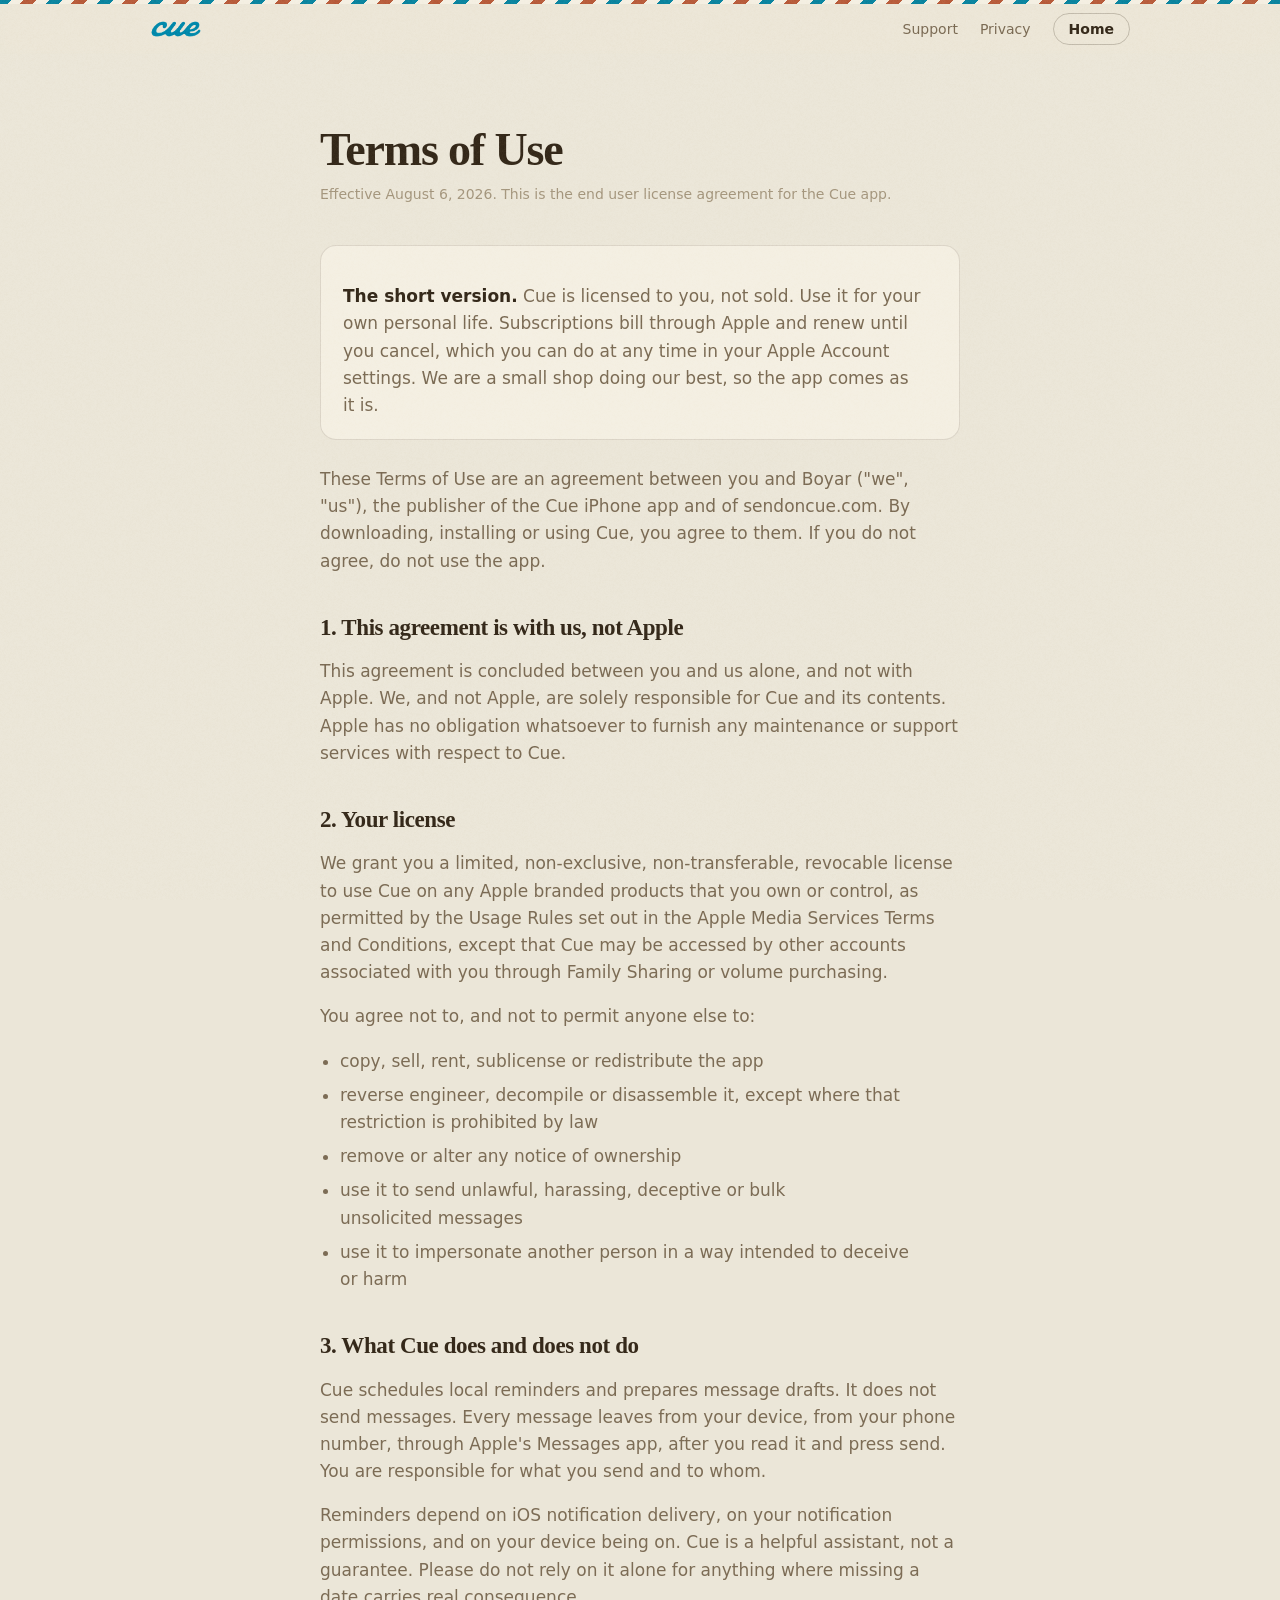
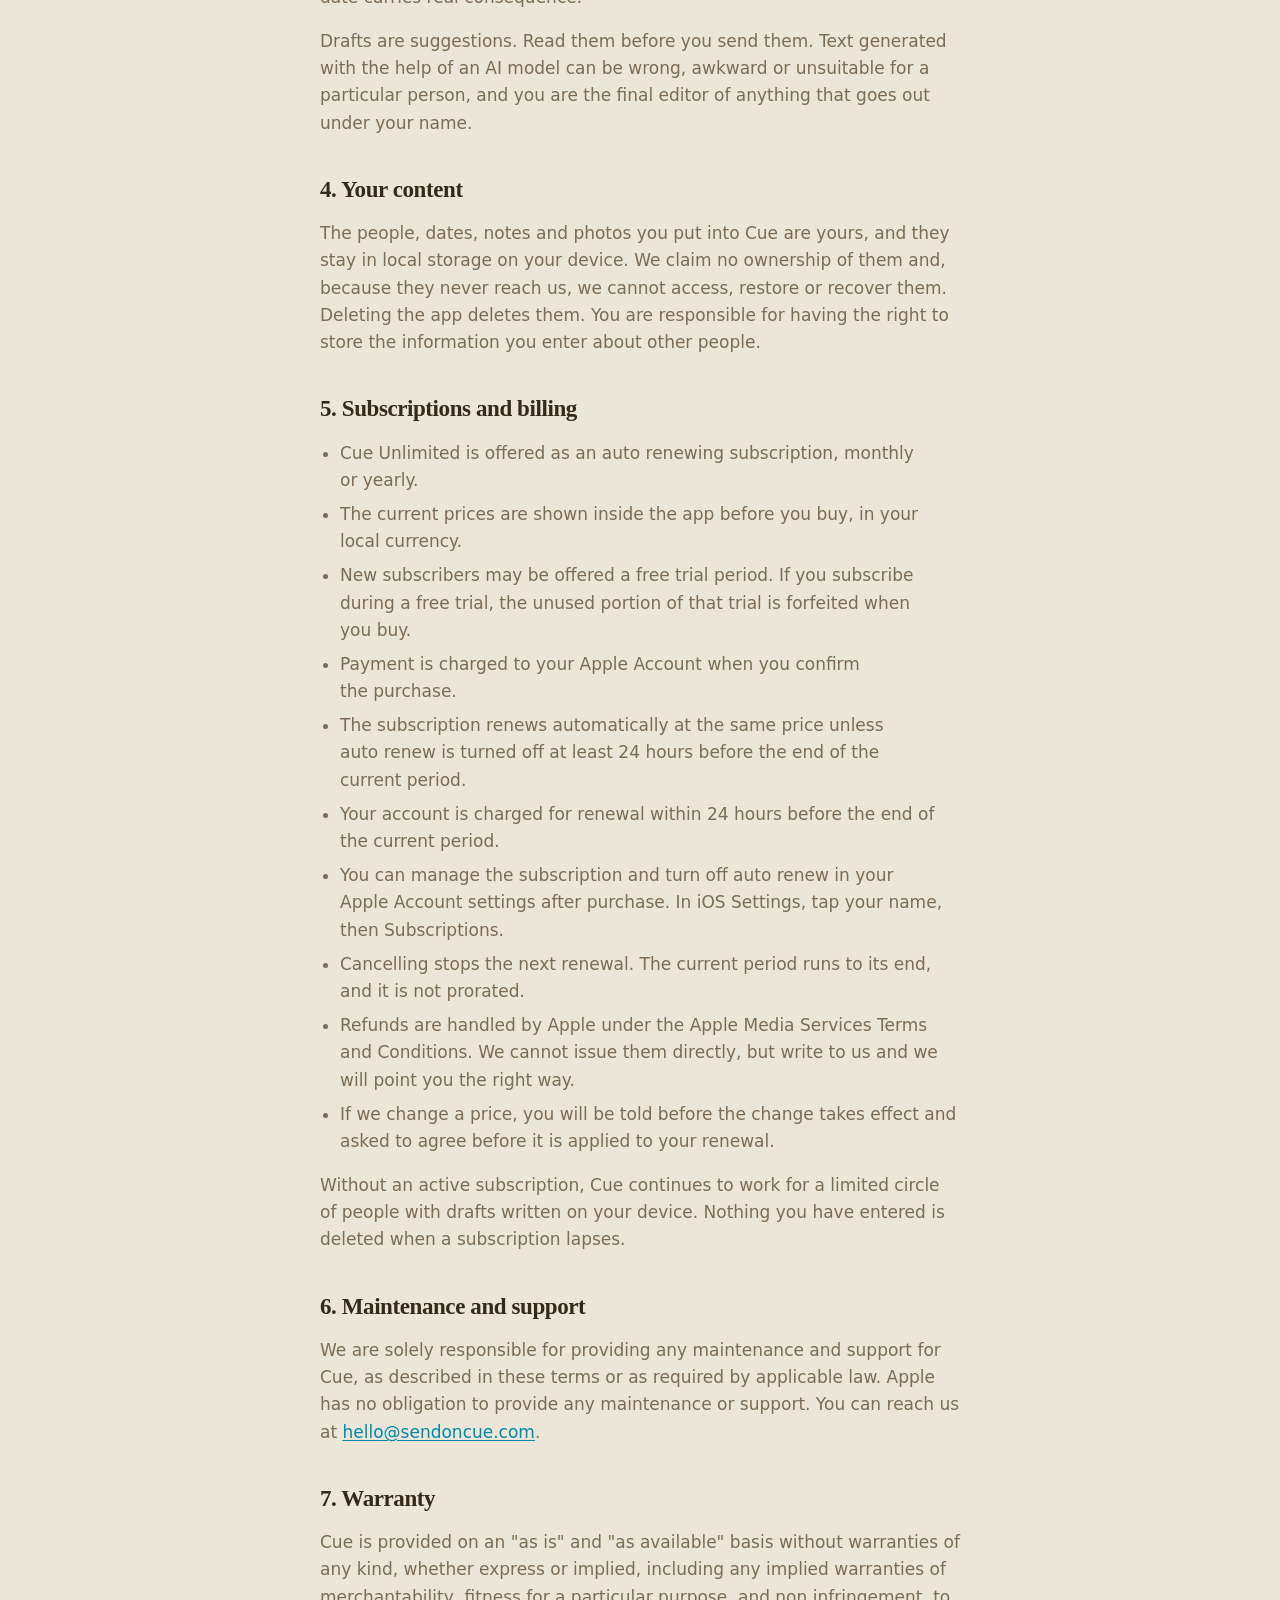
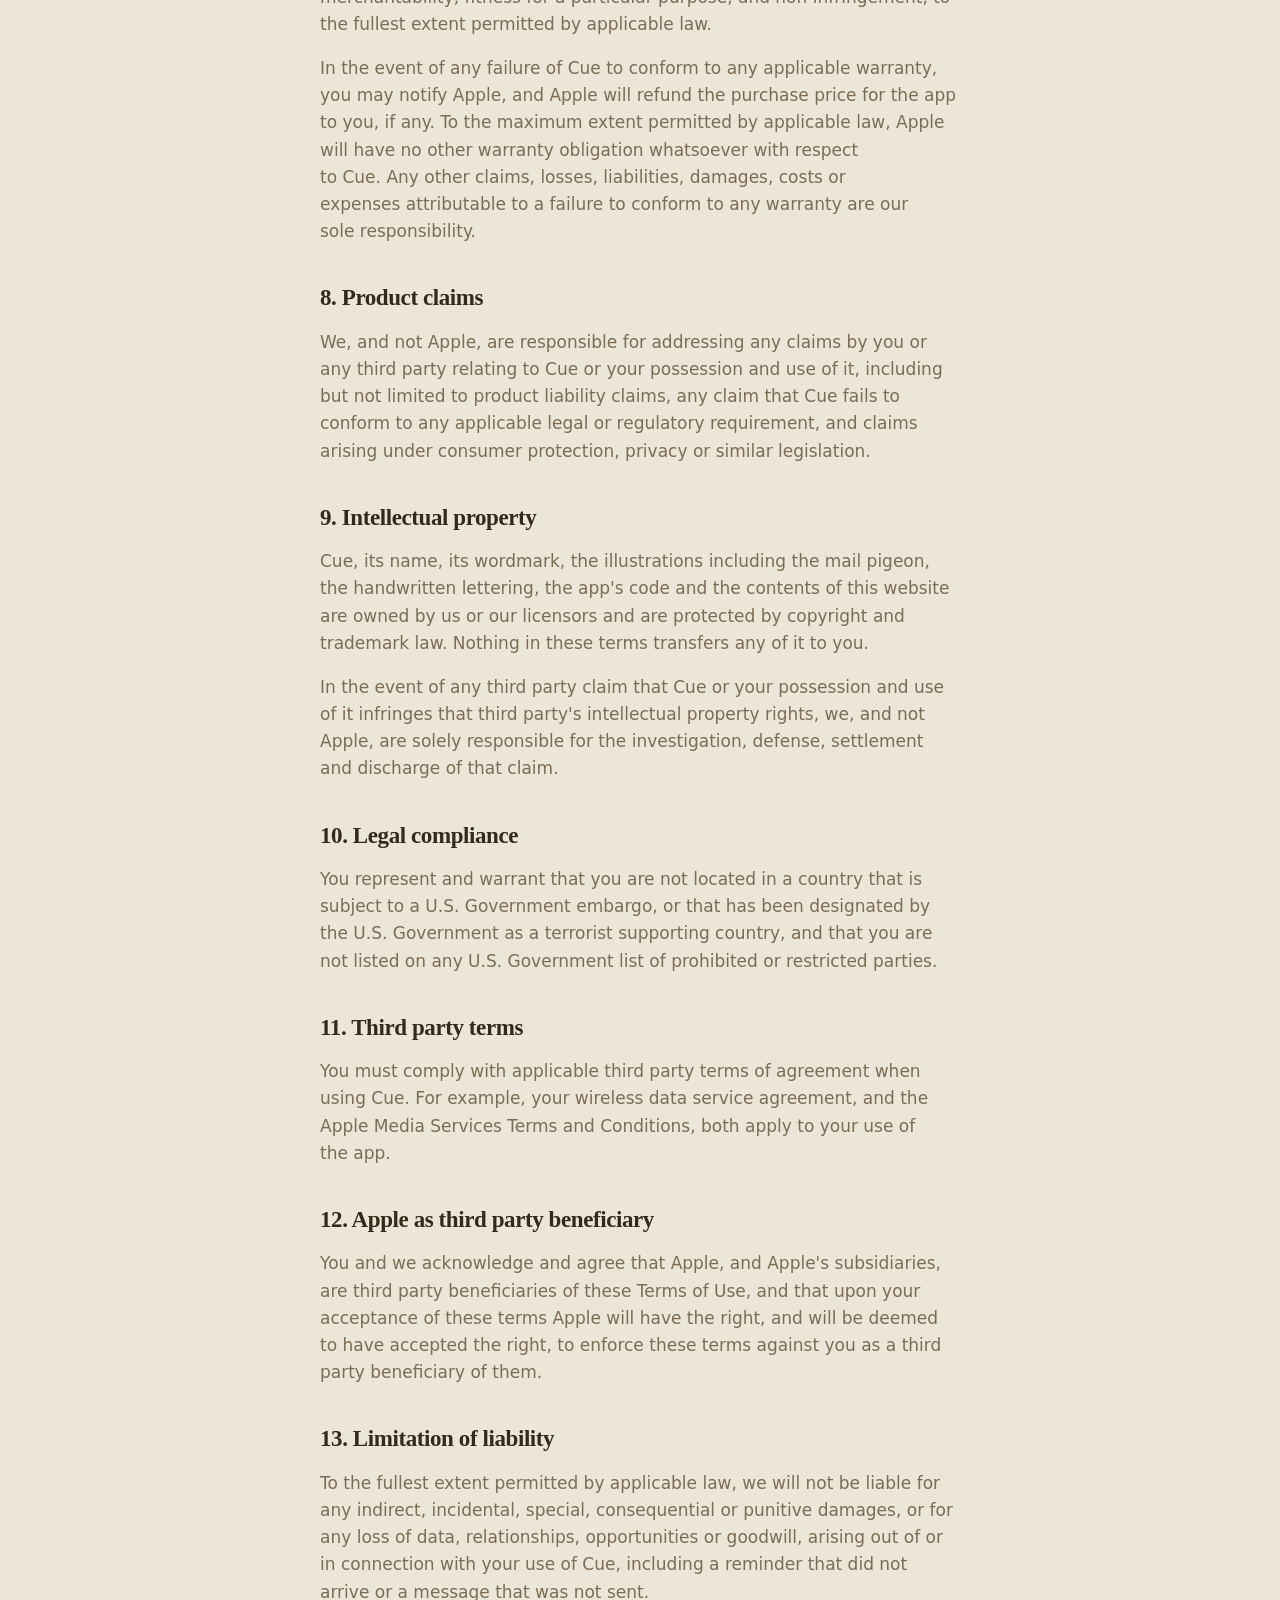
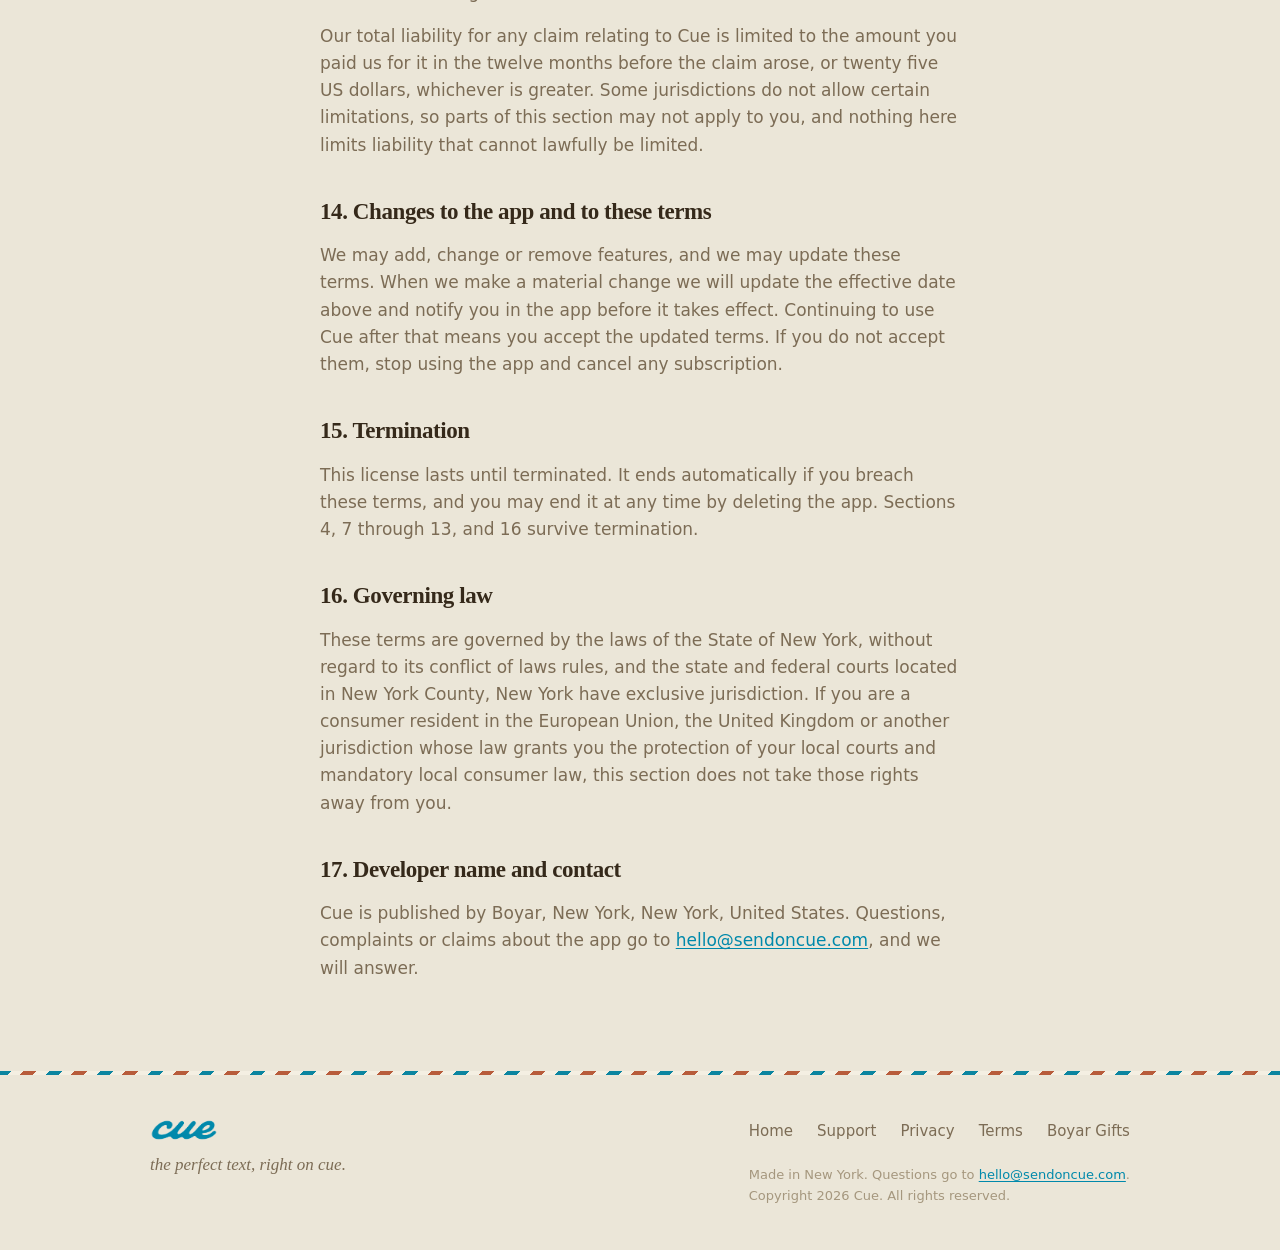
<file: terms.html>
<!doctype html>
<html lang="en">
<head>
<meta charset="utf-8">
<meta name="viewport" content="width=device-width, initial-scale=1">
<title>Terms of Use. Cue</title>
<meta name="description" content="The end user license agreement and subscription terms for the Cue iPhone app.">
<link rel="canonical" href="https://sendoncue.com/terms.html">
<meta name="theme-color" content="#EBE6D8">
<link rel="icon" href="/assets/favicon.png" type="image/png">
<link rel="apple-touch-icon" href="/assets/apple-touch-icon.png">
<link rel="stylesheet" href="/assets/styles.css">
</head>
<body>

<div class="airmail" aria-hidden="true"></div>

<header class="site-head">
  <div class="wrap">
    <a class="brand" href="/"><img src="/assets/wordmark.png" alt="Cue"></a>
    <nav class="nav">
      <a href="/support.html">Support</a>
      <a href="/privacy.html">Privacy</a>
      <a class="btn btn-sm btn-ghost" href="/">Home</a>
    </nav>
  </div>
</header>

<main class="wrap prose">

<h1>Terms of Use</h1>
<p class="updated">Effective August 6, 2026. This is the end user license agreement for the Cue app.</p>

<div class="callout">
  <p><strong>The short version.</strong> Cue is licensed to you, not sold. Use it for
  your own personal life. Subscriptions bill through Apple and renew until you
  cancel, which you can do at any time in your Apple Account settings. We are a small
  shop doing our best, so the app comes as it is.</p>
</div>

<p>
  These Terms of Use are an agreement between you and Boyar ("we", "us"), the
  publisher of the Cue iPhone app and of sendoncue.com. By downloading, installing or
  using Cue, you agree to them. If you do not agree, do not use the app.
</p>

<h2>1. This agreement is with us, not Apple</h2>
<p>
  This agreement is concluded between you and us alone, and not with Apple. We, and
  not Apple, are solely responsible for Cue and its contents. Apple has no obligation
  whatsoever to furnish any maintenance or support services with respect to Cue.
</p>

<h2>2. Your license</h2>
<p>
  We grant you a limited, non-exclusive, non-transferable, revocable license to use
  Cue on any Apple branded products that you own or control, as permitted by the
  Usage Rules set out in the Apple Media Services Terms and Conditions, except that
  Cue may be accessed by other accounts associated with you through Family Sharing or
  volume purchasing.
</p>
<p>You agree not to, and not to permit anyone else to:</p>
<ul>
  <li>copy, sell, rent, sublicense or redistribute the app</li>
  <li>reverse engineer, decompile or disassemble it, except where that restriction is prohibited by law</li>
  <li>remove or alter any notice of ownership</li>
  <li>use it to send unlawful, harassing, deceptive or bulk unsolicited messages</li>
  <li>use it to impersonate another person in a way intended to deceive or harm</li>
</ul>

<h2>3. What Cue does and does not do</h2>
<p>
  Cue schedules local reminders and prepares message drafts. It does not send
  messages. Every message leaves from your device, from your phone number, through
  Apple's Messages app, after you read it and press send. You are responsible for
  what you send and to whom.
</p>
<p>
  Reminders depend on iOS notification delivery, on your notification permissions,
  and on your device being on. Cue is a helpful assistant, not a guarantee. Please do
  not rely on it alone for anything where missing a date carries real consequence.
</p>
<p>
  Drafts are suggestions. Read them before you send them. Text generated with the
  help of an AI model can be wrong, awkward or unsuitable for a particular person,
  and you are the final editor of anything that goes out under your name.
</p>

<h2>4. Your content</h2>
<p>
  The people, dates, notes and photos you put into Cue are yours, and they stay in
  local storage on your device. We claim no ownership of them and, because they never
  reach us, we cannot access, restore or recover them. Deleting the app deletes them.
  You are responsible for having the right to store the information you enter about
  other people.
</p>

<h2>5. Subscriptions and billing</h2>
<ul>
  <li>Cue Unlimited is offered as an auto renewing subscription, monthly or yearly.</li>
  <li>The current prices are shown inside the app before you buy, in your local currency.</li>
  <li>New subscribers may be offered a free trial period. If you subscribe during a free trial, the unused portion of that trial is forfeited when you buy.</li>
  <li>Payment is charged to your Apple Account when you confirm the purchase.</li>
  <li>The subscription renews automatically at the same price unless auto renew is turned off at least 24 hours before the end of the current period.</li>
  <li>Your account is charged for renewal within 24 hours before the end of the current period.</li>
  <li>You can manage the subscription and turn off auto renew in your Apple Account settings after purchase. In iOS Settings, tap your name, then Subscriptions.</li>
  <li>Cancelling stops the next renewal. The current period runs to its end, and it is not prorated.</li>
  <li>Refunds are handled by Apple under the Apple Media Services Terms and Conditions. We cannot issue them directly, but write to us and we will point you the right way.</li>
  <li>If we change a price, you will be told before the change takes effect and asked to agree before it is applied to your renewal.</li>
</ul>
<p>
  Without an active subscription, Cue continues to work for a limited circle of
  people with drafts written on your device. Nothing you have entered is deleted when
  a subscription lapses.
</p>

<h2>6. Maintenance and support</h2>
<p>
  We are solely responsible for providing any maintenance and support for Cue, as
  described in these terms or as required by applicable law. Apple has no obligation
  to provide any maintenance or support. You can reach us at
  <a href="mailto:hello@sendoncue.com">hello@sendoncue.com</a>.
</p>

<h2>7. Warranty</h2>
<p>
  Cue is provided on an "as is" and "as available" basis without warranties of any
  kind, whether express or implied, including any implied warranties of
  merchantability, fitness for a particular purpose, and non infringement, to the
  fullest extent permitted by applicable law.
</p>
<p>
  In the event of any failure of Cue to conform to any applicable warranty, you may
  notify Apple, and Apple will refund the purchase price for the app to you, if any.
  To the maximum extent permitted by applicable law, Apple will have no other
  warranty obligation whatsoever with respect to Cue. Any other claims, losses,
  liabilities, damages, costs or expenses attributable to a failure to conform to any
  warranty are our sole responsibility.
</p>

<h2>8. Product claims</h2>
<p>
  We, and not Apple, are responsible for addressing any claims by you or any third
  party relating to Cue or your possession and use of it, including but not limited
  to product liability claims, any claim that Cue fails to conform to any applicable
  legal or regulatory requirement, and claims arising under consumer protection,
  privacy or similar legislation.
</p>

<h2>9. Intellectual property</h2>
<p>
  Cue, its name, its wordmark, the illustrations including the mail pigeon, the
  handwritten lettering, the app's code and the contents of this website are owned by
  us or our licensors and are protected by copyright and trademark law. Nothing in
  these terms transfers any of it to you.
</p>
<p>
  In the event of any third party claim that Cue or your possession and use of it
  infringes that third party's intellectual property rights, we, and not Apple, are
  solely responsible for the investigation, defense, settlement and discharge of that
  claim.
</p>

<h2>10. Legal compliance</h2>
<p>
  You represent and warrant that you are not located in a country that is subject to
  a U.S. Government embargo, or that has been designated by the U.S. Government as a
  terrorist supporting country, and that you are not listed on any U.S. Government
  list of prohibited or restricted parties.
</p>

<h2>11. Third party terms</h2>
<p>
  You must comply with applicable third party terms of agreement when using Cue. For
  example, your wireless data service agreement, and the Apple Media Services Terms
  and Conditions, both apply to your use of the app.
</p>

<h2>12. Apple as third party beneficiary</h2>
<p>
  You and we acknowledge and agree that Apple, and Apple's subsidiaries, are third
  party beneficiaries of these Terms of Use, and that upon your acceptance of these
  terms Apple will have the right, and will be deemed to have accepted the right, to
  enforce these terms against you as a third party beneficiary of them.
</p>

<h2>13. Limitation of liability</h2>
<p>
  To the fullest extent permitted by applicable law, we will not be liable for any
  indirect, incidental, special, consequential or punitive damages, or for any loss
  of data, relationships, opportunities or goodwill, arising out of or in connection
  with your use of Cue, including a reminder that did not arrive or a message that
  was not sent.
</p>
<p>
  Our total liability for any claim relating to Cue is limited to the amount you paid
  us for it in the twelve months before the claim arose, or twenty five US dollars,
  whichever is greater. Some jurisdictions do not allow certain limitations, so parts
  of this section may not apply to you, and nothing here limits liability that cannot
  lawfully be limited.
</p>

<h2>14. Changes to the app and to these terms</h2>
<p>
  We may add, change or remove features, and we may update these terms. When we make
  a material change we will update the effective date above and notify you in the app
  before it takes effect. Continuing to use Cue after that means you accept the
  updated terms. If you do not accept them, stop using the app and cancel any
  subscription.
</p>

<h2>15. Termination</h2>
<p>
  This license lasts until terminated. It ends automatically if you breach these
  terms, and you may end it at any time by deleting the app. Sections 4, 7 through
  13, and 16 survive termination.
</p>

<h2>16. Governing law</h2>
<p>
  These terms are governed by the laws of the State of New York, without regard to
  its conflict of laws rules, and the state and federal courts located in New York
  County, New York have exclusive jurisdiction. If you are a consumer resident in the
  European Union, the United Kingdom or another jurisdiction whose law grants you the
  protection of your local courts and mandatory local consumer law, this section does
  not take those rights away from you.
</p>

<h2>17. Developer name and contact</h2>
<p>
  Cue is published by Boyar, New York, New York, United States. Questions, complaints
  or claims about the app go to
  <a href="mailto:hello@sendoncue.com">hello@sendoncue.com</a>, and we will answer.
</p>

</main>

<div class="airmail" aria-hidden="true"></div>

<footer class="site-foot">
  <div class="wrap inner">
    <div>
      <img class="mark" src="/assets/wordmark.png" alt="Cue">
      <p class="script" style="margin:0">the perfect text, right on cue.</p>
    </div>
    <div>
      <div class="foot-links">
        <a href="/">Home</a>
        <a href="/support.html">Support</a>
        <a href="/privacy.html">Privacy</a>
        <a href="/terms.html">Terms</a>
        <a href="https://boyargifts.com" rel="noopener">Boyar Gifts</a>
      </div>
      <p class="fine">
        Made in New York. Questions go to
        <a href="mailto:hello@sendoncue.com">hello@sendoncue.com</a>.<br>
        Copyright 2026 Cue. All rights reserved.
      </p>
    </div>
  </div>
</footer>

</body>
</html>
</file>
<file: assets/styles.css>
/* Her script face. OFL licensed, self-hosted, one small woff2. */
@font-face {
  font-family: "Pacifico";
  src: url("fonts/pacifico.woff2?v=2") format("woff2");
  font-weight: 400;
  font-style: normal;
  font-display: swap;
}

/* Cue — sendoncue.com
   Tokens mirror Cue/Theme.swift exactly so the site and the app are one object.
   Type uses the system stack, so an iPhone visitor sees New York and SF Pro:
   the literal fonts the app draws with. No webfont request, no layout shift. */

:root {
  --canvas:      #EBE6D8;
  --paper:       #F4EFE2;
  --paper-deep:  #E2DBCA;
  --ink:         #35291A;
  --ink-2:       #7C6C55;
  --ink-muted:   #A5977E;
  --on-ink:      #F1E5CB;
  --accent:      #0089AB;
  --accent-deep: #0A5A70;
  --accent-soft: rgba(0, 137, 171, 0.13);
  --teal:        #0B85A0;
  --terracotta:  #B85C3B;
  --ochre:       #A37B20;
  --sage:        #6D8449;
  --slate:       #3F6E93;
  --hairline:    rgba(53, 41, 26, 0.13);
  --hairline-2:  rgba(53, 41, 26, 0.22);
  --shadow:      0 1px 2px rgba(53, 41, 26, 0.05), 0 8px 24px rgba(53, 41, 26, 0.06);
  --shadow-lift: 0 2px 4px rgba(53, 41, 26, 0.06), 0 16px 34px rgba(53, 41, 26, 0.10);
  --grain:       0.22;

  --serif: ui-serif, "New York", Georgia, "Iowan Old Style", "Times New Roman", serif;
  --sans:  -apple-system, BlinkMacSystemFont, "SF Pro Text", system-ui, "Segoe UI",
           Roboto, Helvetica, Arial, sans-serif;
  /* Pacifico is the house script now, self-hosted above. The system cursives
     stay as fallbacks for the instant before the woff2 arrives. */
  --script: "Pacifico", "Snell Roundhand", "Apple Chancery", "Brush Script MT", cursive;

  --gutter: clamp(20px, 5vw, 40px);
  --measure: 62ch;
  --radius: 16px;
}

/* The site is pinned to the warm paper light look for every visitor, whatever
   their browser theme. Per the brand, "white" is always this cream, never #FFF. */

*, *::before, *::after { box-sizing: border-box; }

html { -webkit-text-size-adjust: 100%; scroll-behavior: smooth; }
@media (prefers-reduced-motion: reduce) { html { scroll-behavior: auto; } }

body {
  margin: 0;
  background: var(--canvas);
  color: var(--ink);
  font-family: var(--sans);
  font-size: 17px;
  line-height: 1.6;
  -webkit-font-smoothing: antialiased;
  overflow-x: hidden;
}

/* Thick-paper grain, the same 256px tile the app lays over every screen. */
body::before {
  content: "";
  position: fixed;
  inset: 0;
  background-image: url("grain.png");
  background-size: 256px 256px;
  mix-blend-mode: soft-light;
  opacity: var(--grain);
  pointer-events: none;
  z-index: 9999;
}

img { max-width: 100%; height: auto; display: block; }

a { color: var(--accent); text-decoration-thickness: 1px; text-underline-offset: 2px; }
a:hover { color: var(--accent-deep); }

::selection { background: var(--accent-soft); }

.wrap { width: 100%; max-width: 1060px; margin: 0 inline; margin-inline: auto; padding-inline: var(--gutter); }

/* ---------- par avion ---------- */

.airmail {
  height: 4px;
  width: 100%;
  background: repeating-linear-gradient(
    -45deg,
    var(--teal) 0 9px,
    var(--paper) 9px 18px,
    var(--terracotta) 18px 27px,
    var(--paper) 27px 36px
  );
}

/* ---------- header ---------- */

.site-head {
  position: sticky;
  top: 0;
  z-index: 60;
  background: color-mix(in srgb, var(--canvas) 90%, transparent);
  backdrop-filter: saturate(160%) blur(14px);
  -webkit-backdrop-filter: saturate(160%) blur(14px);
}
.site-head .wrap {
  display: flex;
  align-items: center;
  justify-content: space-between;
  gap: 20px;
  min-height: 50px;
}
.brand { display: flex; align-items: center; gap: 10px; text-decoration: none; }
.brand img { width: 52px; }
.brand .sr { position: absolute; width: 1px; height: 1px; overflow: hidden; clip-path: inset(50%); }

.nav { display: flex; align-items: center; gap: 22px; }
.nav a {
  font-size: 14px;
  color: var(--ink-2);
  text-decoration: none;
  transition: color 0.15s ease;
}
.nav a:hover { color: var(--ink); }
/* .nav a would otherwise out-specify .btn and paint the pill's label in ink. */
.nav a.btn { color: #FFFDF6; }
.nav a.btn.btn-ghost { color: var(--ink); }
@media (max-width: 620px) { .nav a.hide-sm { display: none; } }

/* ---------- buttons ---------- */

.btn {
  display: inline-flex;
  align-items: center;
  justify-content: center;
  gap: 8px;
  min-height: 46px;
  padding: 0 22px;
  border-radius: 999px;
  border: 1px solid transparent;
  background: var(--accent);
  color: #FFFDF6;
  font-family: var(--sans);
  font-size: 16px;
  font-weight: 600;
  text-decoration: none;
  cursor: pointer;
  transition: transform 0.15s ease, filter 0.15s ease;
}
.btn:hover { filter: brightness(1.06); color: #FFFDF6; }
.btn:active { transform: scale(0.98); }

.btn-ghost {
  background: transparent;
  color: var(--ink);
  border-color: var(--hairline-2);
}
.btn-ghost:hover { background: var(--paper); color: var(--ink); filter: none; }

.btn-sm { min-height: 32px; padding: 0 15px; font-size: 14px; }

/* A badge, not a link. Used for the App Store CTA until the listing exists, so
   nothing invites a click that would go nowhere. */
.btn-static { cursor: default; }
.btn-static:hover { filter: none; }
.btn-static:active { transform: none; }

/* ---------- type ---------- */

h1, h2, h3, .serif { font-family: var(--serif); font-weight: 600; letter-spacing: -0.01em; }

/* Line breaking.
   balance: spreads a heading evenly across its lines instead of leaving a
   single word stranded underneath a full one.
   pretty: keeps body copy from ending on a widow, and avoids starting a new
   sentence one or two words before a wrap.
   Both degrade to normal wrapping where unsupported, so nothing breaks. */
h1, h2, h3, .lede, .thread-cap, .cta-sub, .price-note, summary {
  text-wrap: balance;
}
p, li, dd, .prose li, figcaption {
  text-wrap: pretty;
}
/* Never strand the last word of a link or a price on its own line. */
.occasions strong, .price .per, .fine { text-wrap: pretty; }

h1 {
  font-size: clamp(38px, 6.4vw, 62px);
  line-height: 1.06;
  margin: 0 0 18px;
  letter-spacing: -0.025em;
}
h2 {
  font-size: clamp(27px, 3.6vw, 38px);
  line-height: 1.15;
  margin: 0 0 14px;
  letter-spacing: -0.018em;
}
h3 { font-size: 20px; line-height: 1.25; margin: 0 0 6px; }

.lede {
  font-size: clamp(18px, 2.1vw, 21px);
  line-height: 1.5;
  color: var(--ink-2);
  max-width: 34em;
  margin: 0 0 30px;
}
/* The hook stands alone on its line, tight over the paragraph it sets up. */
.lede-hook { margin-bottom: 10px; color: var(--ink); }
/* Mini headers in Pacifico, sentence case. It ships one weight, 400, and its
   loops need line-height, or the descenders clip. */
.eyebrow {
  font-family: var(--script);
  font-weight: 400;
  font-size: clamp(17px, 1.9vw, 21px);
  line-height: 1.4;
  letter-spacing: 0;
  text-transform: none;
  color: var(--accent);
  margin: 0 0 8px;
  padding-bottom: 2px;
}
.script {
  font-family: var(--serif);
  font-style: italic;
  color: var(--ink-2);
}

/* scroll-margin-top tracks the sticky header, so anchor jumps do not land under it. */
section { padding-block: clamp(56px, 9vw, 92px); scroll-margin-top: 58px; position: relative; }
.section-head { max-width: 40em; margin-bottom: 40px; }

/* One canvas for the entire site. Cards carry the paper tone; the page never
   changes colour under you. */

/* A pigeon tucked into a corner of the content column, decorative only.
   Anchored to .wrap rather than the section, so it tracks the text instead of
   drifting out into the page margin on wide screens. */
.wrap { position: relative; }
.perch {
  position: absolute;
  pointer-events: none;
  z-index: 0;
  filter: drop-shadow(0 8px 16px rgba(53, 41, 26, 0.14));
}
/* Inset by 12px: the rotation swings the bounding box out by roughly 8px, which
   is enough to force a horizontal scrollbar between 820 and 1100 where the wrap
   fills the viewport and there is no page margin to absorb it. */
.perch-right { right: 12px; top: -54px; width: clamp(76px, 9vw, 112px); transform: rotate(5deg); }
.perch-left  { left: 12px; bottom: -34px; width: clamp(70px, 8vw, 96px); transform: rotate(-6deg) scaleX(-1); }
/* Modifier: drop a perch to the foot of its column instead of the head. Low
   enough to clear the card above it rather than being decapitated by it. */
.perch-low   { top: auto; bottom: -66px; }
.wrap > *:not(.perch) { position: relative; z-index: 1; }
@media (max-width: 820px) { .perch { display: none; } }

/* ---------- hero ---------- */

.hero { padding-top: clamp(48px, 8vw, 84px); padding-bottom: clamp(40px, 7vw, 72px); position: relative; }
.hero .wrap {
  display: grid;
  grid-template-columns: minmax(0, 1.15fr) minmax(0, 0.85fr);
  gap: clamp(24px, 5vw, 56px);
  align-items: center;
}
/* Wordmark centred over its column, everything stacked beneath it. */
.hero-copy { text-align: center; }
.hero-copy .lede { margin-inline: auto; }
.hero-copy .cta-row { justify-content: center; }
.hero-mark { width: min(268px, 60vw); margin: 0 auto 24px; }

/* The app itself, in a bezel, with the mail pigeon peeking out from behind it
   exactly the way it peeks from behind the calendar card inside the app. */
.hero-art { position: relative; justify-self: center; padding-top: 78px; padding-right: 26px; }
.phone {
  position: relative;
  z-index: 1;
  width: min(292px, 60vw);
  border: 9px solid #241B10;
  border-radius: 52px;
  overflow: hidden;
  background: #241B10;
  box-shadow: 0 2px 6px rgba(36, 27, 16, 0.18), 0 24px 48px rgba(36, 27, 16, 0.28);
}
.phone img { width: 100%; height: auto; display: block; }
.hero-pigeon {
  position: absolute;
  z-index: 0;
  top: -14px;
  right: -46px;
  width: min(168px, 34vw);
  transform: rotate(3deg);
  filter: drop-shadow(0 10px 18px rgba(53, 41, 26, 0.18));
}
/* Between 781 and 1140 the wrap fills the viewport, so the poked-out pigeon
   would force a horizontal scrollbar. Tuck it back in that band. */
@media (max-width: 1140px) {
  .hero-pigeon { right: -6px; }
}
.hero-note {
  position: absolute;
  z-index: 2;
  left: -96px;
  top: 6px;
  width: max-content;
  max-width: none;
  background: var(--paper);
  border: 1px solid var(--hairline);
  border-radius: 14px;
  padding: 12px 14px;
  box-shadow: var(--shadow);
  font-family: var(--serif);
  font-size: 15px;
  line-height: 1.35;
  color: var(--ink);
}
.hero-note::after {
  content: "";
  position: absolute;
  right: 26px;
  bottom: -7px;
  width: 12px; height: 12px;
  background: var(--paper);
  border-right: 1px solid var(--hairline);
  border-bottom: 1px solid var(--hairline);
  transform: rotate(45deg);
}
.cta-row { display: flex; flex-wrap: wrap; align-items: center; gap: 14px; }
.cta-sub { font-size: 14px; color: var(--ink-muted); margin: 16px 0 0; }

@media (max-width: 780px) {
  .hero .wrap { grid-template-columns: 1fr; }
  .hero-art { order: -1; justify-self: center; margin-bottom: 4px; padding-top: 64px; }
  .phone { width: min(232px, 56vw); border-width: 7px; border-radius: 42px; }
  .hero-pigeon { width: min(116px, 28vw); right: -10px; }
  .hero-note { left: -34px; top: -8px; font-size: 13px; }
}

/* The smallest phones: shrink both ends so the note and the bird cannot meet. */
@media (max-width: 360px) {
  .hero-pigeon { width: 25vw; right: -12px; }
  .hero-note { left: -20px; top: -12px; font-size: 11.5px; }
}

/* "Soon on the App Store" chip */
.store-pill {
  display: inline-block;
  font-size: 11px;
  font-weight: 700;
  letter-spacing: 0.12em;
  text-transform: uppercase;
  color: var(--accent);
  background: var(--accent-soft);
  padding: 6px 12px;
  border-radius: 999px;
  margin: 0 0 16px;
}

/* ---------- cards ---------- */

.card {
  position: relative;
  background: var(--paper);
  border: 1px solid var(--hairline);
  border-radius: var(--radius);
  padding: 24px;
  box-shadow: var(--shadow);
  overflow: hidden;
  transition: transform 0.2s ease, box-shadow 0.2s ease, border-color 0.2s ease;
}
.card:hover {
  transform: translateY(-3px);
  box-shadow: var(--shadow-lift);
  border-color: var(--hairline-2);
}
@media (prefers-reduced-motion: reduce) { .card:hover { transform: none; } }
.card-stamped::before {
  content: "";
  position: absolute;
  inset: 0 0 auto 0;
  height: 4px;
  background: repeating-linear-gradient(
    -45deg,
    var(--teal) 0 9px,
    var(--paper) 9px 18px,
    var(--terracotta) 18px 27px,
    var(--paper) 27px 36px
  );
}

/* The honest-part callout, in the wordmark's own blue (sampled #0989AA) with
   cream ink at full strength so it reads. Heading centred, body in a column. */
.card-callout {
  background: linear-gradient(165deg, #149DBD, #0989AA);
  border-color: transparent;
  color: var(--on-ink);
}
.card-callout:hover { border-color: transparent; }
.card.card-callout .callout-head { text-align: center; margin-bottom: 18px; }
.card.card-callout h2 { color: #FBF6E8; }
.card.card-callout .eyebrow { color: #F7F1E1; }
.card.card-callout .callout-body { max-width: 640px; margin: 0 auto; }
/* .card.card-callout, or the plain .card p ink rule later in the file ties on
   specificity and wins on order, which is exactly the unreadable brown-on-blue
   the last version shipped. */
.card.card-callout p { color: var(--on-ink); font-size: 17px; }
.card.card-callout a { color: #FBF6E8; }
.card.card-callout a:hover { color: #FFFDF6; }

.grid { display: grid; gap: 18px; }
.grid-3 { grid-template-columns: repeat(3, minmax(0, 1fr)); }
.grid-2 { grid-template-columns: repeat(2, minmax(0, 1fr)); }
@media (max-width: 880px) { .grid-3 { grid-template-columns: 1fr; } }
@media (max-width: 700px) { .grid-2 { grid-template-columns: 1fr; } }

.step .num {
  font-family: var(--serif);
  font-size: 15px;
  font-weight: 600;
  color: var(--accent);
  width: 30px; height: 30px;
  display: grid; place-items: center;
  border-radius: 50%;
  background: var(--accent-soft);
  margin-bottom: 14px;
}
.card p { color: var(--ink-2); margin: 0; font-size: 16px; }
/* margin:0 above is right for a single paragraph in a card, but it welds
   consecutive ones into one block with no air between the sentences. */
.card p + p { margin-top: 0.9em; }

/* ---------- occasion list ---------- */

.occasions { list-style: none; margin: 0; padding: 0; display: grid; gap: 2px; }
.occasions li {
  display: flex;
  gap: 14px;
  align-items: baseline;
  padding: 15px 12px;
  margin-inline: -12px;
  border-radius: 12px;
  border-bottom: 1px solid var(--hairline);
  transition: background 0.16s ease;
}
.occasions li:last-child { border-bottom: 0; }
/* .is-lit is driven by the auto-cycle in index.html, and reads identically to a
   hover so the section demonstrates itself without anyone touching it. */
.occasions li:hover,
.occasions li.is-lit { background: var(--paper); }
.occasions li.is-lit .dot {
  transform: translateY(-1px) scale(1.45);
  box-shadow: 0 0 0 5px var(--accent-soft);
}
.occasions li.is-lit strong { color: var(--accent); }
/* One palette: every ink dot is the house turquoise. */
.dot {
  width: 9px; height: 9px; border-radius: 50%; flex: none;
  background: var(--accent);
  transform: translateY(-1px);
  transition: transform 0.16s ease, box-shadow 0.16s ease;
}
.occasions li:hover .dot { transform: translateY(-1px) scale(1.35); }
.occasions strong { font-family: var(--serif); font-weight: 600; font-size: 18px; }
.occasions span { color: var(--ink-2); font-size: 16px; }

/* ---------- split panels ---------- */

/* Headings sit level with the top of the column beside them, which reads more
   deliberate than vertical centering when the two sides differ a lot in length. */
.split { display: grid; grid-template-columns: repeat(2, minmax(0, 1fr)); gap: clamp(28px, 5vw, 60px); align-items: start; }
/* For pairs where the two halves should read as level, not top-aligned. */
.split-center { align-items: center; }
@media (max-width: 820px) { .split { grid-template-columns: 1fr; } }

.thread { display: grid; gap: 10px; }
.bubble {
  max-width: 88%;
  padding: 11px 15px;
  border-radius: 20px;
  font-size: 16px;
  line-height: 1.4;
}
.bubble.them {
  justify-self: start;
  background: var(--paper-deep);
  color: var(--ink);
  border-bottom-left-radius: 6px;
}
.bubble.you {
  justify-self: end;
  background: var(--accent);
  color: var(--on-ink);
  border-bottom-right-radius: 6px;
}
.thread-cap { font-size: 13px; color: var(--ink-muted); text-align: center; margin: 4px 0 0; }

/* The five-voice demo. The label is her hand; the bubble crossfades between
   real Cue drafts. A min-height keeps the card from breathing as lines change. */
/* The four voice set-up steps. */
.voice-steps { list-style: none; margin: 0 0 18px; padding: 0; display: grid; gap: 10px; }
.voice-steps li { display: flex; align-items: flex-start; gap: 12px; color: var(--ink-2); }
.voice-steps .num {
  flex: none;
  width: 27px; height: 27px;
  display: grid; place-items: center;
  border-radius: 50%;
  background: var(--accent-soft);
  color: var(--accent);
  font-family: var(--serif);
  font-size: 14px; font-weight: 600;
  transform: translateY(1px);
}

/* Two classes, or .card p (0,1,1) out-specifies this and paints the label ink. */
.voice-card .voice-label {
  font-family: var(--script);
  font-weight: 400;
  font-size: 22px;
  line-height: 1.4;
  color: var(--accent);
  margin: 0 0 10px;
  transition: opacity 0.26s ease;
}
.voice-card .bubble.you { transition: opacity 0.26s ease; }

/* A little iPhone, open to Messages. */
.mini-phone {
  background: #FFFDF6;
  border: 6px solid #241B10;
  border-radius: 30px;
  padding: 14px 14px 16px;
  max-width: 330px;
  margin: 0 auto;
  box-shadow: var(--shadow);
}
.mini-head {
  display: flex;
  flex-direction: column;
  align-items: center;
  gap: 4px;
  padding-bottom: 10px;
  border-bottom: 1px solid rgba(53, 41, 26, 0.08);
}
.mini-avatar { width: 46px; height: 46px; border-radius: 50%; }
.mini-name { font-size: 12px; color: var(--ink-2); }
.mini-stamp { text-align: center; font-size: 11px; color: var(--ink-muted); margin: 10px 0 8px; }
.mini-thread {
  min-height: 150px;
  display: flex;
  flex-direction: column;
  align-items: flex-end;
  justify-content: flex-start;
  gap: 4px;
}
.mini-thread .bubble.you { max-width: 94%; font-size: 15px; }
.mini-delivered { font-size: 11px; color: var(--ink-muted); padding-right: 6px; }

/* ---------- pricing ---------- */

.price-grid { display: grid; grid-template-columns: repeat(2, minmax(0, 1fr)); gap: 18px; max-width: 720px; }
@media (max-width: 700px) { .price-grid { grid-template-columns: 1fr; } }
.price .amount { font-family: var(--serif); font-size: 40px; line-height: 1; margin: 6px 0 4px; }
.price .per { font-size: 15px; color: var(--ink-2); }
.price .tag {
  display: inline-block;
  font-size: 11px;
  font-weight: 700;
  letter-spacing: 0.1em;
  text-transform: uppercase;
  color: var(--accent);
  background: var(--accent-soft);
  padding: 4px 9px;
  border-radius: 999px;
  margin-bottom: 4px;
}
.price-note { font-size: 14px; color: var(--ink-muted); margin-top: 20px; max-width: 46em; }

/* ---------- faq ---------- */

.faq { border-top: 1px solid var(--hairline); }
.faq details { border-bottom: 1px solid var(--hairline); padding: 4px 0; }
.faq details { transition: background 0.16s ease; border-radius: 12px; }
.faq details:hover { background: var(--paper); }
.faq summary {
  cursor: pointer;
  list-style: none;
  padding: 18px 40px 18px 12px;
  margin-inline: -12px;
  font-family: var(--serif);
  font-size: 19px;
  font-weight: 600;
  position: relative;
  transition: color 0.15s ease;
}
.faq summary:hover { color: var(--accent); }
.faq p { padding-inline: 12px; margin-inline: -12px; }
.faq summary::-webkit-details-marker { display: none; }
.faq summary::after {
  content: "+";
  position: absolute;
  right: 4px; top: 50%;
  transform: translateY(-50%);
  font-size: 22px;
  font-weight: 400;
  color: var(--accent);
}
.faq details[open] summary::after { content: "\2013"; }
.faq p { color: var(--ink-2); margin: 0 0 18px; max-width: var(--measure); }

/* ---------- footer ---------- */

.site-foot { background: var(--canvas); }
.site-foot .inner {
  padding-block: 44px;
  display: flex;
  flex-wrap: wrap;
  gap: 28px;
  justify-content: space-between;
  align-items: flex-start;
}
.site-foot img.mark { width: 68px; margin-bottom: 10px; }
.foot-links { display: flex; flex-wrap: wrap; gap: 8px 24px; }
.foot-links a { color: var(--ink-2); text-decoration: none; font-size: 15px; }
.foot-links a:hover { color: var(--ink); }
.fine { font-size: 13px; color: var(--ink-muted); margin: 22px 0 0; }

/* ---------- legal / prose pages ---------- */

.prose { max-width: 720px; padding-block: clamp(44px, 7vw, 72px); }
.prose h1 { font-size: clamp(32px, 5vw, 46px); margin-bottom: 8px; }
.prose .updated { color: var(--ink-muted); font-size: 14px; margin: 0 0 40px; }
.prose h2 { font-size: 23px; margin: 40px 0 10px; }
.prose h3 { font-size: 18px; margin: 26px 0 6px; }
.prose p, .prose li { color: var(--ink-2); }
.prose li { margin-bottom: 7px; }
.prose ul { padding-left: 20px; }
.prose strong { color: var(--ink); font-weight: 600; }
.prose table { width: 100%; border-collapse: collapse; margin: 18px 0; font-size: 15px; }
.prose th, .prose td { text-align: left; padding: 11px 12px; border-bottom: 1px solid var(--hairline); vertical-align: top; }
.prose th { font-family: var(--serif); font-weight: 600; color: var(--ink); }
.prose td { color: var(--ink-2); }
.prose .callout {
  background: var(--paper);
  border: 1px solid var(--hairline);
  border-radius: var(--radius);
  padding: 20px 22px;
  margin: 26px 0;
}
.prose .callout p:last-child { margin-bottom: 0; }
.table-scroll { overflow-x: auto; }
</file>
